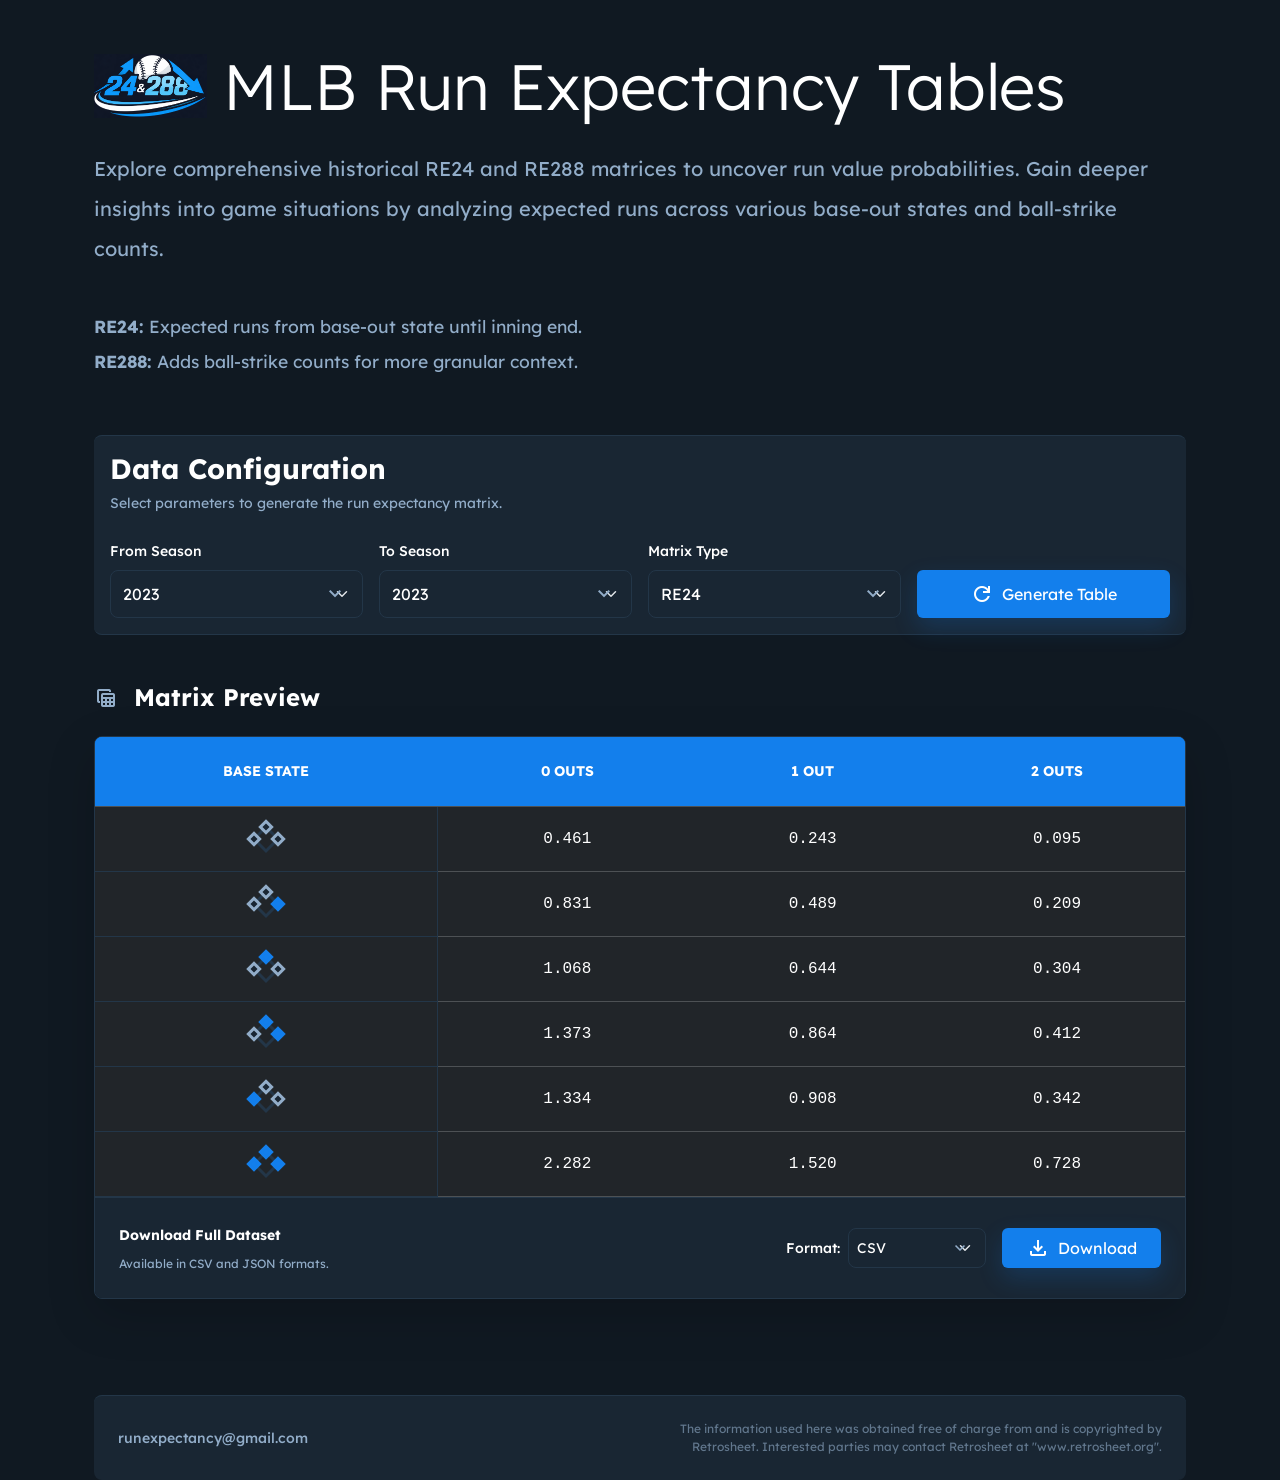
<file: mocks/r24_bootstrap.html>
<!DOCTYPE html>
<html lang="en" data-bs-theme="dark">
<head>
    <meta charset="utf-8"/>
    <meta name="viewport" content="width=device-width, initial-scale=1.0"/>
    <title>Run Expectancy Tables Home</title>
    <link href="https://fonts.googleapis.com/css2?family=Lexend:wght@100..900&family=Noto+Sans:wght@300..900&display=swap" rel="stylesheet"/>
    <link href="https://fonts.googleapis.com/css2?family=Material+Symbols+Outlined:wght,FILL@100..700,0..1&display=swap" rel="stylesheet"/>
    <link href="https://cdn.jsdelivr.net/npm/bootstrap@5.3.0/dist/css/bootstrap.min.css" rel="stylesheet"/>
    <link href="styles.css" rel="stylesheet"/>
</head>
<body>
    <main class="d-flex flex-column align-items-center w-100">
        <div class="container-xl px-4 py-5">
            <div class="row align-items-center">
                <div class="col-12">
                    <h1 class="text-white display-3 fw-black mb-4 d-flex align-items-center gap-3">
                        <img src="logo.png" alt="Logo" style="height: 1em;">
                        MLB Run Expectancy Tables
                    </h1>
                    <h2 class="text-secondary-custom fs-5 fw-normal lh-lg">
                        Explore comprehensive historical RE24 and RE288 matrices to uncover run value probabilities. Gain deeper insights into game situations by analyzing expected runs across various base-out states and ball-strike counts. <br/><br/>
                        <span class="d-block small">
                            <strong>RE24:</strong> Expected runs from base-out state until inning end.<br/>
                            <strong>RE288:</strong> Adds ball-strike counts for more granular context.
                        </span>
                    </h2>
                </div>
            </div>
        </div>

        <div class="container-xl px-4">
            <div class="bg-surface-dark border-top border-bottom border-dark py-3 rounded-3">
                <div class="px-3">
                    <div class="mb-4">
                        <h2 class="text-white h3 fw-bold mb-2">Data Configuration</h2>
                    <p class="text-secondary-custom small">Select parameters to generate the run expectancy matrix.</p>
                </div>
                <div class="row g-3 align-items-end">
                    <div class="col-12 col-md-6 col-lg-3">
                        <label class="form-label text-white fw-medium small">From Season</label>
                        <div class="select-wrapper">
                            <select class="form-select form-select-custom">
                                <option value="2023">2023</option>
                                <option value="2022">2022</option>
                                <option value="2021">2021</option>
                                <option value="2020">2020</option>
                            </select>
                            <span class="material-symbols-outlined select-icon">expand_more</span>
                        </div>
                    </div>
                    <div class="col-12 col-md-6 col-lg-3">
                        <label class="form-label text-white fw-medium small">To Season</label>
                        <div class="select-wrapper">
                            <select class="form-select form-select-custom">
                                <option value="2023">2023</option>
                                <option value="2022">2022</option>
                                <option value="2021">2021</option>
                                <option value="2020">2020</option>
                            </select>
                            <span class="material-symbols-outlined select-icon">expand_more</span>
                        </div>
                    </div>
                    <div class="col-12 col-md-6 col-lg-3">
                        <label class="form-label text-white fw-medium small">Matrix Type</label>
                        <div class="select-wrapper">
                            <select class="form-select form-select-custom">
                                <option value="RE24" selected>RE24</option>
                                <option value="RE288">RE288</option>
                            </select>
                            <span class="material-symbols-outlined select-icon">expand_more</span>
                        </div>
                    </div>
                    <div class="col-12 col-md-6 col-lg-3">
                        <button class="btn btn-primary-custom w-100 d-flex align-items-center justify-content-center gap-2" style="height: 48px;">
                            <span class="material-symbols-outlined">refresh</span>
                            Generate Table
                        </button>
                    </div>
                </div>
                </div>
            </div>
        </div>

        <div class="container-xl px-4 py-5">
            <div class="d-flex align-items-center justify-content-between mb-4">
                <h3 class="text-white h4 fw-bold d-flex align-items-center gap-3 mb-0">
                    <span class="material-symbols-outlined text-secondary-custom">table_view</span>
                    Matrix Preview
                </h3>
            </div>

            <div class="table-responsive rounded-3 border border-dark shadow-lg overflow-hidden table-dark-custom">
                <div class="overflow-auto custom-scrollbar">
                    <table class="table table-dark mb-0">
                        <thead>
                            <tr class="bg-primary">
                                <th class="p-4 text-center text-uppercase small fw-bold sticky-left-0 bg-primary">Base State</th>
                                <th class="p-4 text-center text-uppercase small fw-bold bg-primary">0 Outs</th>
                                <th class="p-4 text-center text-uppercase small fw-bold bg-primary">1 Out</th>
                                <th class="p-4 text-center text-uppercase small fw-bold bg-primary">2 Outs</th>
                            </tr>
                        </thead>
                        <tbody class="small">
                            <tr class="hover-bg-primary group">
                                <td class="p-2 fw-medium text-secondary-custom sticky-left-0 bg-background-dark border-end border-dark text-center align-middle" title="Empty Bases">
                                    <svg class="mx-auto overflow-visible" width="48" height="48" viewBox="0 0 24 24">
                                        <path d="M12 18L6 12L12 6L18 12Z" fill="none" stroke="#233648" stroke-width="1.5"></path>
                                        <rect class="fill-surface-dark stroke-text-secondary" height="4" stroke-width="1.5" transform="rotate(45 6 12)" width="4" x="4" y="10"></rect>
                                        <rect class="fill-surface-dark stroke-text-secondary" height="4" stroke-width="1.5" transform="rotate(45 12 6)" width="4" x="10" y="4"></rect>
                                        <rect class="fill-surface-dark stroke-text-secondary" height="4" stroke-width="1.5" transform="rotate(45 18 12)" width="4" x="16" y="10"></rect>
                                    </svg>
                                </td>
                                <td class="p-2 text-center font-monospace fs-6 align-middle">0.461</td>
                                <td class="p-2 text-center font-monospace fs-6 align-middle">0.243</td>
                                <td class="p-2 text-center font-monospace fs-6 align-middle">0.095</td>
                            </tr>
                            <tr class="hover-bg-primary group">
                                <td class="p-2 fw-medium text-secondary-custom sticky-left-0 bg-background-dark border-end border-dark text-center align-middle" title="1st Base">
                                    <svg class="mx-auto overflow-visible" width="48" height="48" viewBox="0 0 24 24">
                                        <path d="M12 18L6 12L12 6L18 12Z" fill="none" stroke="#233648" stroke-width="1.5"></path>
                                        <rect class="fill-surface-dark stroke-text-secondary" height="4" stroke-width="1.5" transform="rotate(45 6 12)" width="4" x="4" y="10"></rect>
                                        <rect class="fill-surface-dark stroke-text-secondary" height="4" stroke-width="1.5" transform="rotate(45 12 6)" width="4" x="10" y="4"></rect>
                                        <rect class="fill-primary stroke-primary" height="4" stroke-width="1.5" transform="rotate(45 18 12)" width="4" x="16" y="10"></rect>
                                    </svg>
                                </td>
                                <td class="p-2 text-center font-monospace fs-6 align-middle">0.831</td>
                                <td class="p-2 text-center font-monospace fs-6 align-middle">0.489</td>
                                <td class="p-2 text-center font-monospace fs-6 align-middle">0.209</td>
                            </tr>
                            <tr class="hover-bg-primary group">
                                <td class="p-2 fw-medium text-secondary-custom sticky-left-0 bg-background-dark border-end border-dark text-center align-middle" title="2nd Base">
                                    <svg class="mx-auto overflow-visible" width="48" height="48" viewBox="0 0 24 24">
                                        <path d="M12 18L6 12L12 6L18 12Z" fill="none" stroke="#233648" stroke-width="1.5"></path>
                                        <rect class="fill-surface-dark stroke-text-secondary" height="4" stroke-width="1.5" transform="rotate(45 6 12)" width="4" x="4" y="10"></rect>
                                        <rect class="fill-primary stroke-primary" height="4" stroke-width="1.5" transform="rotate(45 12 6)" width="4" x="10" y="4"></rect>
                                        <rect class="fill-surface-dark stroke-text-secondary" height="4" stroke-width="1.5" transform="rotate(45 18 12)" width="4" x="16" y="10"></rect>
                                    </svg>
                                </td>
                                <td class="p-2 text-center font-monospace fs-6 align-middle">1.068</td>
                                <td class="p-2 text-center font-monospace fs-6 align-middle">0.644</td>
                                <td class="p-2 text-center font-monospace fs-6 align-middle">0.304</td>
                            </tr>
                            <tr class="hover-bg-primary group">
                                <td class="p-2 fw-medium text-secondary-custom sticky-left-0 bg-background-dark border-end border-dark text-center align-middle" title="1st & 2nd">
                                    <svg class="mx-auto overflow-visible" width="48" height="48" viewBox="0 0 24 24">
                                        <path d="M12 18L6 12L12 6L18 12Z" fill="none" stroke="#233648" stroke-width="1.5"></path>
                                        <rect class="fill-surface-dark stroke-text-secondary" height="4" stroke-width="1.5" transform="rotate(45 6 12)" width="4" x="4" y="10"></rect>
                                        <rect class="fill-primary stroke-primary" height="4" stroke-width="1.5" transform="rotate(45 12 6)" width="4" x="10" y="4"></rect>
                                        <rect class="fill-primary stroke-primary" height="4" stroke-width="1.5" transform="rotate(45 18 12)" width="4" x="16" y="10"></rect>
                                    </svg>
                                </td>
                                <td class="p-2 text-center font-monospace fs-6 align-middle">1.373</td>
                                <td class="p-2 text-center font-monospace fs-6 align-middle">0.864</td>
                                <td class="p-2 text-center font-monospace fs-6 align-middle">0.412</td>
                            </tr>
                            <tr class="hover-bg-primary group">
                                <td class="p-2 fw-medium text-secondary-custom sticky-left-0 bg-background-dark border-end border-dark text-center align-middle" title="3rd Base">
                                    <svg class="mx-auto overflow-visible" width="48" height="48" viewBox="0 0 24 24">
                                        <path d="M12 18L6 12L12 6L18 12Z" fill="none" stroke="#233648" stroke-width="1.5"></path>
                                        <rect class="fill-primary stroke-primary" height="4" stroke-width="1.5" transform="rotate(45 6 12)" width="4" x="4" y="10"></rect>
                                        <rect class="fill-surface-dark stroke-text-secondary" height="4" stroke-width="1.5" transform="rotate(45 12 6)" width="4" x="10" y="4"></rect>
                                        <rect class="fill-surface-dark stroke-text-secondary" height="4" stroke-width="1.5" transform="rotate(45 18 12)" width="4" x="16" y="10"></rect>
                                    </svg>
                                </td>
                                <td class="p-2 text-center font-monospace fs-6 align-middle">1.334</td>
                                <td class="p-2 text-center font-monospace fs-6 align-middle">0.908</td>
                                <td class="p-2 text-center font-monospace fs-6 align-middle">0.342</td>
                            </tr>
                            <tr class="hover-bg-primary group">
                                <td class="p-2 fw-medium text-secondary-custom sticky-left-0 bg-background-dark border-end border-dark text-center align-middle" title="Bases Loaded">
                                    <svg class="mx-auto overflow-visible" width="48" height="48" viewBox="0 0 24 24">
                                        <path d="M12 18L6 12L12 6L18 12Z" fill="none" stroke="#233648" stroke-width="1.5"></path>
                                        <rect class="fill-primary stroke-primary" height="4" stroke-width="1.5" transform="rotate(45 6 12)" width="4" x="4" y="10"></rect>
                                        <rect class="fill-primary stroke-primary" height="4" stroke-width="1.5" transform="rotate(45 12 6)" width="4" x="10" y="4"></rect>
                                        <rect class="fill-primary stroke-primary" height="4" stroke-width="1.5" transform="rotate(45 18 12)" width="4" x="16" y="10"></rect>
                                    </svg>
                                </td>
                                <td class="p-2 text-center font-monospace fs-6 align-middle">2.282</td>
                                <td class="p-2 text-center font-monospace fs-6 align-middle">1.520</td>
                                <td class="p-2 text-center font-monospace fs-6 align-middle">0.728</td>
                            </tr>
                        </tbody>
                    </table>
                </div>

                <div class="p-4 border-top border-dark bg-surface-dark">
                    <div class="row align-items-center g-3">
                        <div class="col-12 col-md-6">
                            <div class="mb-1">
                                <span class="text-white fw-bold small">Download Full Dataset</span>
                            </div>
                            <span class="text-secondary-custom" style="font-size: 0.75rem;">Available in CSV and JSON formats.</span>
                        </div>
                        <div class="col-12 col-md-6">
                            <div class="d-flex flex-column flex-sm-row gap-3 align-items-center justify-content-md-end">
                                <div class="d-flex align-items-center gap-2 w-100" style="max-width: 200px;">
                                    <label class="text-white small fw-medium text-nowrap">Format:</label>
                                    <div class="select-wrapper flex-grow-1">
                                        <select class="form-select form-select-sm form-select-custom" style="height: 40px;">
                                            <option value="CSV">CSV</option>
                                            <option value="JSON">JSON</option>
                                            <option value="XML">XML</option>
                                        </select>
                                        <span class="material-symbols-outlined select-icon" style="font-size: 20px;">expand_more</span>
                                    </div>
                                </div>
                                <button class="btn btn-primary-custom d-flex align-items-center gap-2 px-4" style="height: 40px;">
                                    <span class="material-symbols-outlined">download</span>
                                    Download
                                </button>
                            </div>
                        </div>
                    </div>
                </div>
            </div>
        </div>
    </main>

    <div class="container-xl px-4">
        <footer class="footer-custom py-4 mt-5 rounded-3">
            <div class="px-4">
                <div class="row align-items-center g-3">
                    <div class="col-12">
                    <div class="d-flex flex-wrap justify-content-center justify-content-md-between align-items-center gap-3">
                        <a class="small fw-medium text-secondary-custom text-decoration-none" href="mailto:runexpectancy@gmail.com">runexpectancy@gmail.com</a>
                        <p class="small text-secondary-custom mb-0 text-end" style="max-width: 500px; opacity: 0.6; font-size: 0.75rem;">
                            The information used here was obtained free of charge from and is copyrighted by Retrosheet. Interested parties may contact Retrosheet at "www.retrosheet.org".
                        </p>
                    </div>
                </div>
            </div>
        </footer>
    </div>

    <script src="https://cdn.jsdelivr.net/npm/bootstrap@5.3.0/dist/js/bootstrap.bundle.min.js"></script>
</body>
</html>
</file>
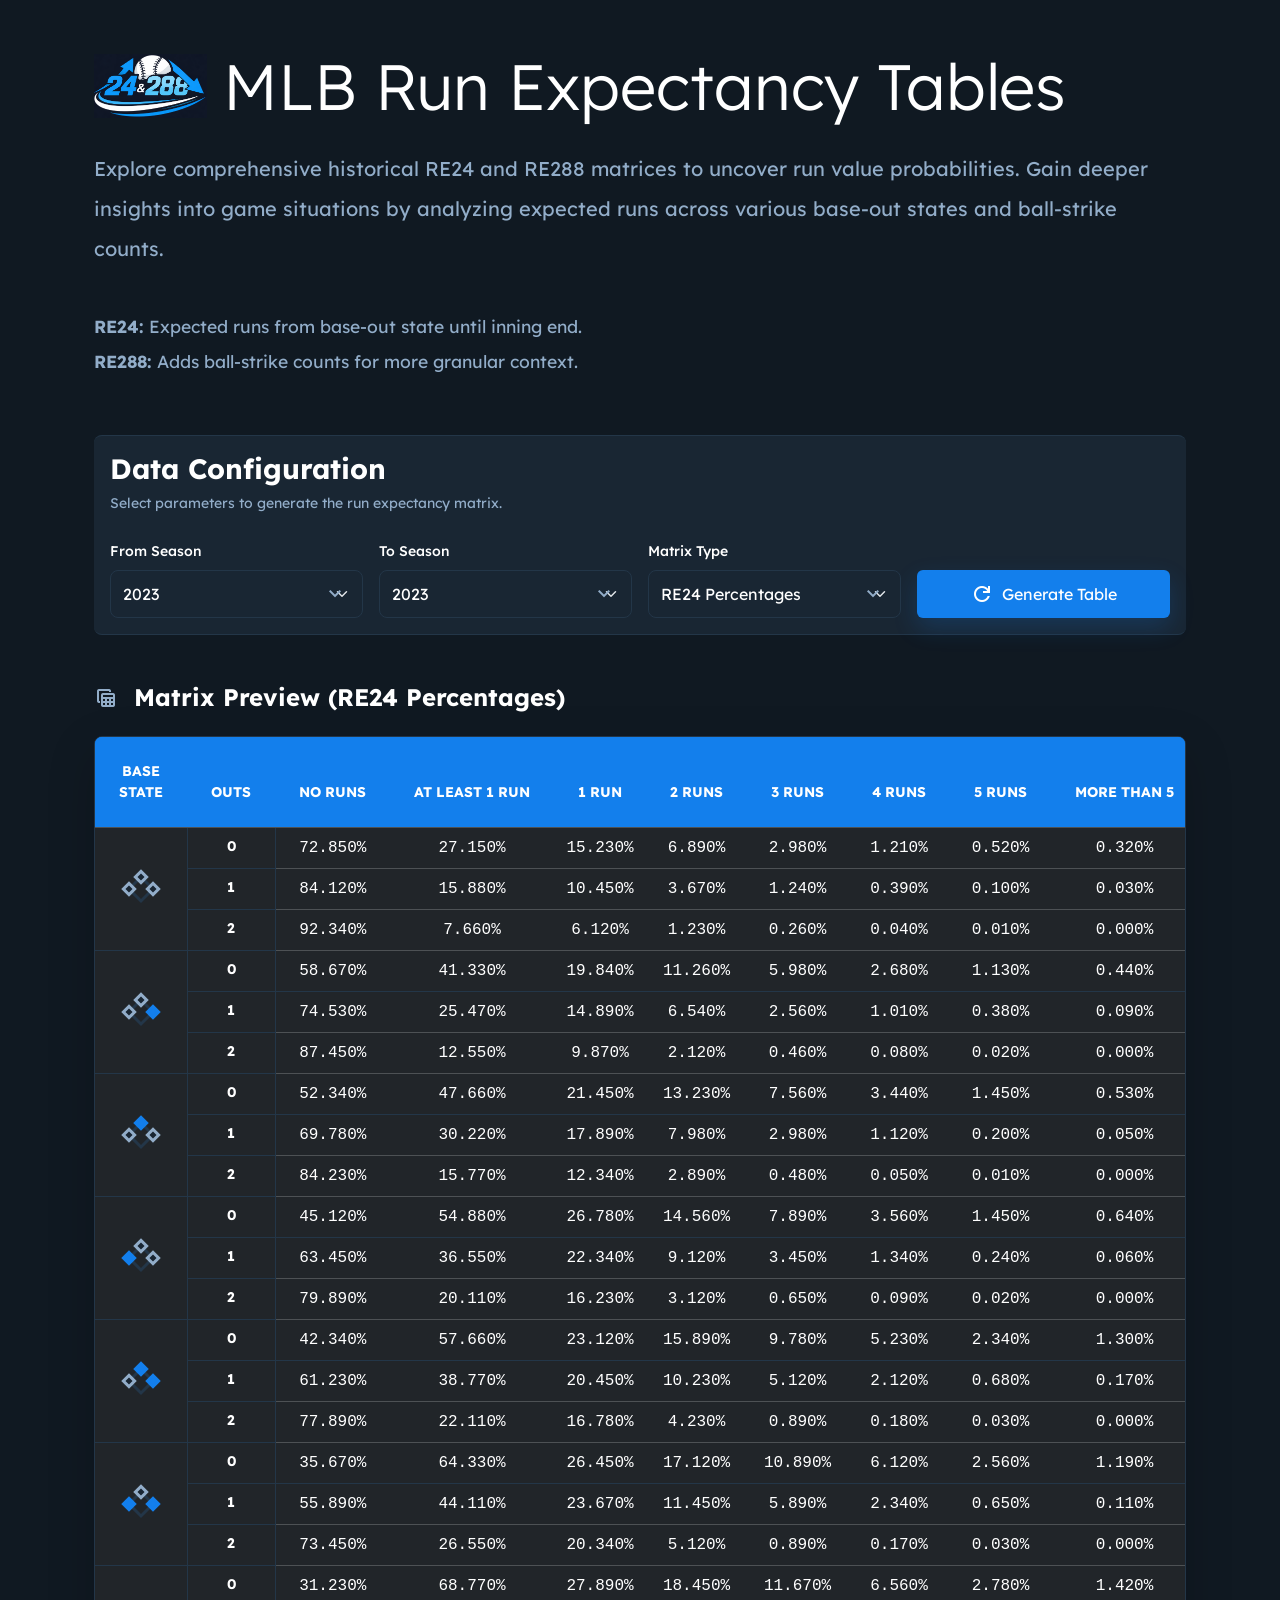
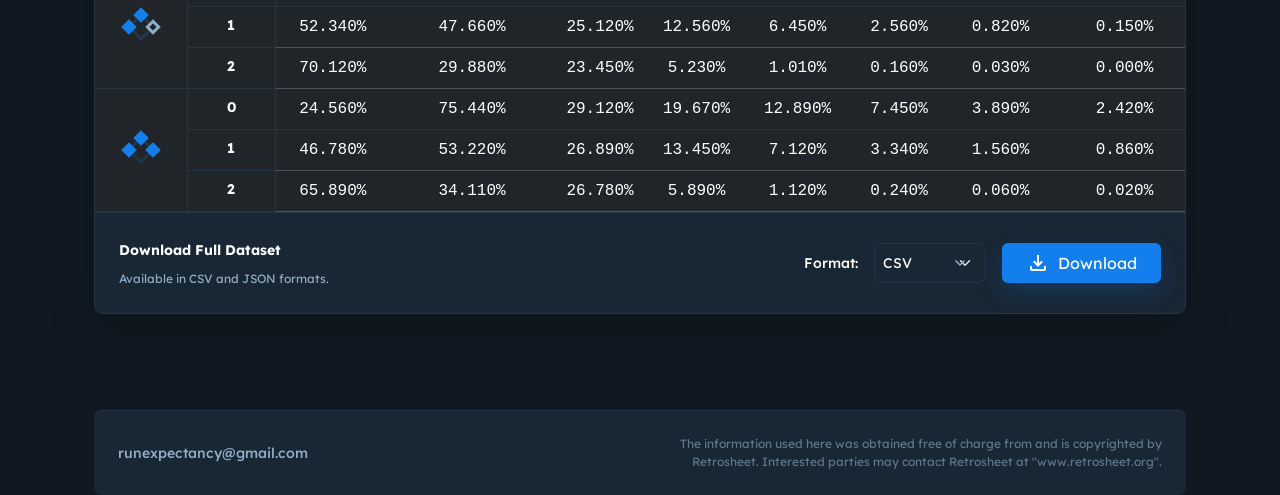
<file: mocks/r24_percentages_bootstrap.html>
<!DOCTYPE html>
<html lang="en" data-bs-theme="dark">
<head>
    <meta charset="utf-8"/>
    <meta name="viewport" content="width=device-width, initial-scale=1.0"/>
    <title>MLB Run Expectancy Tables</title>
    <link href="https://fonts.googleapis.com/css2?family=Lexend:wght@100..900&family=Noto+Sans:wght@300..900&display=swap" rel="stylesheet"/>
    <link href="https://fonts.googleapis.com/css2?family=Material+Symbols+Outlined:wght,FILL@100..700,0..1&display=swap" rel="stylesheet"/>
    <link href="https://cdn.jsdelivr.net/npm/bootstrap@5.3.0/dist/css/bootstrap.min.css" rel="stylesheet"/>
    <link href="styles.css" rel="stylesheet"/>
</head>
<body>
    <main class="d-flex flex-column align-items-center w-100">
        <div class="container-xl px-4 py-5">
            <div class="row align-items-center">
                <div class="col-12">
                    <h1 class="text-white display-3 fw-black mb-4 d-flex align-items-center gap-3">
                        <img src="logo.png" alt="Logo" style="height: 1em;">
                        MLB Run Expectancy Tables
                    </h1>
                    <h2 class="text-secondary-custom fs-5 fw-normal lh-lg">
                        Explore comprehensive historical RE24 and RE288 matrices to uncover run value probabilities. Gain deeper insights into game situations by analyzing expected runs across various base-out states and ball-strike counts. <br/><br/>
                        <span class="d-block small">
                            <strong>RE24:</strong> Expected runs from base-out state until inning end.<br/>
                            <strong>RE288:</strong> Adds ball-strike counts for more granular context.
                        </span>
                    </h2>
                </div>
            </div>
        </div>

        <div class="container-xl px-4">
            <div class="bg-surface-dark border-top border-bottom border-dark py-3 rounded-3">
                <div class="px-3">
                    <div class="mb-4">
                        <h2 class="text-white h3 fw-bold mb-2">Data Configuration</h2>
                    <p class="text-secondary-custom small">Select parameters to generate the run expectancy matrix.</p>
                </div>
                <div class="row g-3 align-items-end">
                    <div class="col-12 col-md-6 col-lg-3">
                        <label class="form-label text-white fw-medium small">From Season</label>
                        <div class="select-wrapper">
                            <select class="form-select form-select-custom">
                                <option value="2023">2023</option>
                                <option value="2022">2022</option>
                                <option value="2021">2021</option>
                                <option value="2020">2020</option>
                            </select>
                            <span class="material-symbols-outlined select-icon">expand_more</span>
                        </div>
                    </div>
                    <div class="col-12 col-md-6 col-lg-3">
                        <label class="form-label text-white fw-medium small">To Season</label>
                        <div class="select-wrapper">
                            <select class="form-select form-select-custom">
                                <option value="2023">2023</option>
                                <option value="2022">2022</option>
                                <option value="2021">2021</option>
                                <option value="2020">2020</option>
                            </select>
                            <span class="material-symbols-outlined select-icon">expand_more</span>
                        </div>
                    </div>
                    <div class="col-12 col-md-6 col-lg-3">
                        <label class="form-label text-white fw-medium small">Matrix Type</label>
                        <div class="select-wrapper">
                            <select class="form-select form-select-custom">
                                <option value="RE24_PCT" selected>RE24 Percentages</option>
                                <option value="RE288">RE288</option>
                                <option value="RE24">RE24</option>
                            </select>
                            <span class="material-symbols-outlined select-icon">expand_more</span>
                        </div>
                    </div>
                    <div class="col-12 col-md-6 col-lg-3">
                        <button class="btn btn-primary-custom w-100 d-flex align-items-center justify-content-center gap-2" style="height: 48px;">
                            <span class="material-symbols-outlined">refresh</span>
                            Generate Table
                        </button>
                    </div>
                </div>
                </div>
            </div>
        </div>

        <div class="container-xl px-4 py-5">
            <div class="d-flex align-items-center justify-content-between mb-4">
                <h3 class="text-white h4 fw-bold d-flex align-items-center gap-3 mb-0">
                    <span class="material-symbols-outlined text-secondary-custom">table_view</span>
                    Matrix Preview (RE24 Percentages)
                </h3>
            </div>

            <div class="table-responsive rounded-3 border border-dark shadow-lg overflow-hidden table-dark-custom">
                <div class="overflow-auto custom-scrollbar">
                    <table class="table table-dark mb-0" style="min-width: 1000px;">
                        <thead>
                            <tr class="bg-primary">
                                <th class="p-4 text-center text-uppercase small fw-bold sticky-left-0 bg-primary z-20" style="width: 60px;">Base State</th>
                                <th class="p-4 text-center text-uppercase small fw-bold sticky-left-100 bg-primary z-20" style="width: 50px;">Outs</th>
                                <th class="p-4 text-center text-uppercase small fw-bold bg-primary text-nowrap" style="width: 80px;">No Runs</th>
                                <th class="p-4 text-center text-uppercase small fw-bold bg-primary text-nowrap" style="width: 100px;">At Least 1 Run</th>
                                <th class="p-4 text-center text-uppercase small fw-bold bg-primary text-nowrap" style="width: 80px;">1 Run</th>
                                <th class="p-4 text-center text-uppercase small fw-bold bg-primary text-nowrap" style="width: 80px;">2 Runs</th>
                                <th class="p-4 text-center text-uppercase small fw-bold bg-primary text-nowrap" style="width: 80px;">3 Runs</th>
                                <th class="p-4 text-center text-uppercase small fw-bold bg-primary text-nowrap" style="width: 80px;">4 Runs</th>
                                <th class="p-4 text-center text-uppercase small fw-bold bg-primary text-nowrap" style="width: 80px;">5 Runs</th>
                                <th class="p-4 text-center text-uppercase small fw-bold bg-primary text-nowrap" style="width: 100px;">More Than 5</th>
                            </tr>
                        </thead>
                        <tbody class="small">
                            <tr class="hover-bg-primary group">
                                <td class="p-2 fw-medium text-secondary-custom sticky-left-0 bg-background-dark border-end border-dark z-10 text-center align-middle" rowspan="3" title="Empty Bases">
                                    <svg class="mx-auto overflow-visible" width="48" height="48" viewBox="0 0 24 24">
                                        <path d="M12 18L6 12L12 6L18 12Z" fill="none" stroke="#233648" stroke-width="1.5"></path>
                                        <rect class="fill-surface-dark stroke-text-secondary" height="4" stroke-width="1.5" transform="rotate(45 6 12)" width="4" x="4" y="10"></rect>
                                        <rect class="fill-surface-dark stroke-text-secondary" height="4" stroke-width="1.5" transform="rotate(45 12 6)" width="4" x="10" y="4"></rect>
                                        <rect class="fill-surface-dark stroke-text-secondary" height="4" stroke-width="1.5" transform="rotate(45 18 12)" width="4" x="16" y="10"></rect>
                                    </svg>
                                </td>
                                <td class="p-2 text-center fw-bold text-white sticky-left-100 bg-surface-dark border-end border-dark z-10">0</td>
                                <td class="p-2 text-center font-monospace text-secondary-custom fs-6">72.850%</td>
                                <td class="p-2 text-center font-monospace text-secondary-custom fs-6">27.150%</td>
                                <td class="p-2 text-center font-monospace text-secondary-custom fs-6">15.230%</td>
                                <td class="p-2 text-center font-monospace text-secondary-custom fs-6">6.890%</td>
                                <td class="p-2 text-center font-monospace text-secondary-custom fs-6">2.980%</td>
                                <td class="p-2 text-center font-monospace text-secondary-custom fs-6">1.210%</td>
                                <td class="p-2 text-center font-monospace text-secondary-custom fs-6">0.520%</td>
                                <td class="p-2 text-center font-monospace text-secondary-custom fs-6">0.320%</td>
                            </tr>
                            <tr class="hover-bg-primary group">
                                <td class="p-2 text-center fw-bold text-white sticky-left-100 bg-surface-dark border-end border-dark z-10">1</td>
                                <td class="p-2 text-center font-monospace text-secondary-custom fs-6">84.120%</td>
                                <td class="p-2 text-center font-monospace text-secondary-custom fs-6">15.880%</td>
                                <td class="p-2 text-center font-monospace text-secondary-custom fs-6">10.450%</td>
                                <td class="p-2 text-center font-monospace text-secondary-custom fs-6">3.670%</td>
                                <td class="p-2 text-center font-monospace text-secondary-custom fs-6">1.240%</td>
                                <td class="p-2 text-center font-monospace text-secondary-custom fs-6">0.390%</td>
                                <td class="p-2 text-center font-monospace text-secondary-custom fs-6">0.100%</td>
                                <td class="p-2 text-center font-monospace text-secondary-custom fs-6">0.030%</td>
                            </tr>
                            <tr class="hover-bg-primary group">
                                <td class="p-2 text-center fw-bold text-white sticky-left-100 bg-surface-dark border-end border-dark z-10">2</td>
                                <td class="p-2 text-center font-monospace text-secondary-custom fs-6">92.340%</td>
                                <td class="p-2 text-center font-monospace text-secondary-custom fs-6">7.660%</td>
                                <td class="p-2 text-center font-monospace text-secondary-custom fs-6">6.120%</td>
                                <td class="p-2 text-center font-monospace text-secondary-custom fs-6">1.230%</td>
                                <td class="p-2 text-center font-monospace text-secondary-custom fs-6">0.260%</td>
                                <td class="p-2 text-center font-monospace text-secondary-custom fs-6">0.040%</td>
                                <td class="p-2 text-center font-monospace text-secondary-custom fs-6">0.010%</td>
                                <td class="p-2 text-center font-monospace text-secondary-custom fs-6">0.000%</td>
                            </tr>
                            <tr class="hover-bg-primary group border-top border-dark">
                                <td class="p-2 fw-medium text-secondary-custom sticky-left-0 bg-background-dark border-end border-dark z-10 text-center align-middle" rowspan="3" title="1st Base">
                                    <svg class="mx-auto overflow-visible" width="48" height="48" viewBox="0 0 24 24">
                                        <path d="M12 18L6 12L12 6L18 12Z" fill="none" stroke="#233648" stroke-width="1.5"></path>
                                        <rect class="fill-surface-dark stroke-text-secondary" height="4" stroke-width="1.5" transform="rotate(45 6 12)" width="4" x="4" y="10"></rect>
                                        <rect class="fill-surface-dark stroke-text-secondary" height="4" stroke-width="1.5" transform="rotate(45 12 6)" width="4" x="10" y="4"></rect>
                                        <rect class="fill-primary stroke-primary" height="4" stroke-width="1.5" transform="rotate(45 18 12)" width="4" x="16" y="10"></rect>
                                    </svg>
                                </td>
                                <td class="p-2 text-center fw-bold text-white sticky-left-100 bg-surface-dark border-end border-dark z-10">0</td>
                                <td class="p-2 text-center font-monospace text-secondary-custom fs-6">58.670%</td>
                                <td class="p-2 text-center font-monospace text-secondary-custom fs-6">41.330%</td>
                                <td class="p-2 text-center font-monospace text-secondary-custom fs-6">19.840%</td>
                                <td class="p-2 text-center font-monospace text-secondary-custom fs-6">11.260%</td>
                                <td class="p-2 text-center font-monospace text-secondary-custom fs-6">5.980%</td>
                                <td class="p-2 text-center font-monospace text-secondary-custom fs-6">2.680%</td>
                                <td class="p-2 text-center font-monospace text-secondary-custom fs-6">1.130%</td>
                                <td class="p-2 text-center font-monospace text-secondary-custom fs-6">0.440%</td>
                            </tr>
                            <tr class="hover-bg-primary group">
                                <td class="p-2 text-center fw-bold text-white sticky-left-100 bg-surface-dark border-end border-dark z-10">1</td>
                                <td class="p-2 text-center font-monospace text-secondary-custom fs-6">74.530%</td>
                                <td class="p-2 text-center font-monospace text-secondary-custom fs-6">25.470%</td>
                                <td class="p-2 text-center font-monospace text-secondary-custom fs-6">14.890%</td>
                                <td class="p-2 text-center font-monospace text-secondary-custom fs-6">6.540%</td>
                                <td class="p-2 text-center font-monospace text-secondary-custom fs-6">2.560%</td>
                                <td class="p-2 text-center font-monospace text-secondary-custom fs-6">1.010%</td>
                                <td class="p-2 text-center font-monospace text-secondary-custom fs-6">0.380%</td>
                                <td class="p-2 text-center font-monospace text-secondary-custom fs-6">0.090%</td>
                            </tr>
                            <tr class="hover-bg-primary group">
                                <td class="p-2 text-center fw-bold text-white sticky-left-100 bg-surface-dark border-end border-dark z-10">2</td>
                                <td class="p-2 text-center font-monospace text-secondary-custom fs-6">87.450%</td>
                                <td class="p-2 text-center font-monospace text-secondary-custom fs-6">12.550%</td>
                                <td class="p-2 text-center font-monospace text-secondary-custom fs-6">9.870%</td>
                                <td class="p-2 text-center font-monospace text-secondary-custom fs-6">2.120%</td>
                                <td class="p-2 text-center font-monospace text-secondary-custom fs-6">0.460%</td>
                                <td class="p-2 text-center font-monospace text-secondary-custom fs-6">0.080%</td>
                                <td class="p-2 text-center font-monospace text-secondary-custom fs-6">0.020%</td>
                                <td class="p-2 text-center font-monospace text-secondary-custom fs-6">0.000%</td>
                            </tr>
                            <tr class="hover-bg-primary group border-top border-dark">
                                <td class="p-2 fw-medium text-secondary-custom sticky-left-0 bg-background-dark border-end border-dark z-10 text-center align-middle" rowspan="3" title="2nd Base">
                                    <svg class="mx-auto overflow-visible" width="48" height="48" viewBox="0 0 24 24">
                                        <path d="M12 18L6 12L12 6L18 12Z" fill="none" stroke="#233648" stroke-width="1.5"></path>
                                        <rect class="fill-surface-dark stroke-text-secondary" height="4" stroke-width="1.5" transform="rotate(45 6 12)" width="4" x="4" y="10"></rect>
                                        <rect class="fill-primary stroke-primary" height="4" stroke-width="1.5" transform="rotate(45 12 6)" width="4" x="10" y="4"></rect>
                                        <rect class="fill-surface-dark stroke-text-secondary" height="4" stroke-width="1.5" transform="rotate(45 18 12)" width="4" x="16" y="10"></rect>
                                    </svg>
                                </td>
                                <td class="p-2 text-center fw-bold text-white sticky-left-100 bg-surface-dark border-end border-dark z-10">0</td>
                                <td class="p-2 text-center font-monospace text-secondary-custom fs-6">52.340%</td>
                                <td class="p-2 text-center font-monospace text-secondary-custom fs-6">47.660%</td>
                                <td class="p-2 text-center font-monospace text-secondary-custom fs-6">21.450%</td>
                                <td class="p-2 text-center font-monospace text-secondary-custom fs-6">13.230%</td>
                                <td class="p-2 text-center font-monospace text-secondary-custom fs-6">7.560%</td>
                                <td class="p-2 text-center font-monospace text-secondary-custom fs-6">3.440%</td>
                                <td class="p-2 text-center font-monospace text-secondary-custom fs-6">1.450%</td>
                                <td class="p-2 text-center font-monospace text-secondary-custom fs-6">0.530%</td>
                            </tr>
                            <tr class="hover-bg-primary group">
                                <td class="p-2 text-center fw-bold text-white sticky-left-100 bg-surface-dark border-end border-dark z-10">1</td>
                                <td class="p-2 text-center font-monospace text-secondary-custom fs-6">69.780%</td>
                                <td class="p-2 text-center font-monospace text-secondary-custom fs-6">30.220%</td>
                                <td class="p-2 text-center font-monospace text-secondary-custom fs-6">17.890%</td>
                                <td class="p-2 text-center font-monospace text-secondary-custom fs-6">7.980%</td>
                                <td class="p-2 text-center font-monospace text-secondary-custom fs-6">2.980%</td>
                                <td class="p-2 text-center font-monospace text-secondary-custom fs-6">1.120%</td>
                                <td class="p-2 text-center font-monospace text-secondary-custom fs-6">0.200%</td>
                                <td class="p-2 text-center font-monospace text-secondary-custom fs-6">0.050%</td>
                            </tr>
                            <tr class="hover-bg-primary group">
                                <td class="p-2 text-center fw-bold text-white sticky-left-100 bg-surface-dark border-end border-dark z-10">2</td>
                                <td class="p-2 text-center font-monospace text-secondary-custom fs-6">84.230%</td>
                                <td class="p-2 text-center font-monospace text-secondary-custom fs-6">15.770%</td>
                                <td class="p-2 text-center font-monospace text-secondary-custom fs-6">12.340%</td>
                                <td class="p-2 text-center font-monospace text-secondary-custom fs-6">2.890%</td>
                                <td class="p-2 text-center font-monospace text-secondary-custom fs-6">0.480%</td>
                                <td class="p-2 text-center font-monospace text-secondary-custom fs-6">0.050%</td>
                                <td class="p-2 text-center font-monospace text-secondary-custom fs-6">0.010%</td>
                                <td class="p-2 text-center font-monospace text-secondary-custom fs-6">0.000%</td>
                            </tr>
                            <tr class="hover-bg-primary group border-top border-dark">
                                <td class="p-2 fw-medium text-secondary-custom sticky-left-0 bg-background-dark border-end border-dark z-10 text-center align-middle" rowspan="3" title="3rd Base">
                                    <svg class="mx-auto overflow-visible" width="48" height="48" viewBox="0 0 24 24">
                                        <path d="M12 18L6 12L12 6L18 12Z" fill="none" stroke="#233648" stroke-width="1.5"></path>
                                        <rect class="fill-primary stroke-primary" height="4" stroke-width="1.5" transform="rotate(45 6 12)" width="4" x="4" y="10"></rect>
                                        <rect class="fill-surface-dark stroke-text-secondary" height="4" stroke-width="1.5" transform="rotate(45 12 6)" width="4" x="10" y="4"></rect>
                                        <rect class="fill-surface-dark stroke-text-secondary" height="4" stroke-width="1.5" transform="rotate(45 18 12)" width="4" x="16" y="10"></rect>
                                    </svg>
                                </td>
                                <td class="p-2 text-center fw-bold text-white sticky-left-100 bg-surface-dark border-end border-dark z-10">0</td>
                                <td class="p-2 text-center font-monospace text-secondary-custom fs-6">45.120%</td>
                                <td class="p-2 text-center font-monospace text-secondary-custom fs-6">54.880%</td>
                                <td class="p-2 text-center font-monospace text-secondary-custom fs-6">26.780%</td>
                                <td class="p-2 text-center font-monospace text-secondary-custom fs-6">14.560%</td>
                                <td class="p-2 text-center font-monospace text-secondary-custom fs-6">7.890%</td>
                                <td class="p-2 text-center font-monospace text-secondary-custom fs-6">3.560%</td>
                                <td class="p-2 text-center font-monospace text-secondary-custom fs-6">1.450%</td>
                                <td class="p-2 text-center font-monospace text-secondary-custom fs-6">0.640%</td>
                            </tr>
                            <tr class="hover-bg-primary group">
                                <td class="p-2 text-center fw-bold text-white sticky-left-100 bg-surface-dark border-end border-dark z-10">1</td>
                                <td class="p-2 text-center font-monospace text-secondary-custom fs-6">63.450%</td>
                                <td class="p-2 text-center font-monospace text-secondary-custom fs-6">36.550%</td>
                                <td class="p-2 text-center font-monospace text-secondary-custom fs-6">22.340%</td>
                                <td class="p-2 text-center font-monospace text-secondary-custom fs-6">9.120%</td>
                                <td class="p-2 text-center font-monospace text-secondary-custom fs-6">3.450%</td>
                                <td class="p-2 text-center font-monospace text-secondary-custom fs-6">1.340%</td>
                                <td class="p-2 text-center font-monospace text-secondary-custom fs-6">0.240%</td>
                                <td class="p-2 text-center font-monospace text-secondary-custom fs-6">0.060%</td>
                            </tr>
                            <tr class="hover-bg-primary group">
                                <td class="p-2 text-center fw-bold text-white sticky-left-100 bg-surface-dark border-end border-dark z-10">2</td>
                                <td class="p-2 text-center font-monospace text-secondary-custom fs-6">79.890%</td>
                                <td class="p-2 text-center font-monospace text-secondary-custom fs-6">20.110%</td>
                                <td class="p-2 text-center font-monospace text-secondary-custom fs-6">16.230%</td>
                                <td class="p-2 text-center font-monospace text-secondary-custom fs-6">3.120%</td>
                                <td class="p-2 text-center font-monospace text-secondary-custom fs-6">0.650%</td>
                                <td class="p-2 text-center font-monospace text-secondary-custom fs-6">0.090%</td>
                                <td class="p-2 text-center font-monospace text-secondary-custom fs-6">0.020%</td>
                                <td class="p-2 text-center font-monospace text-secondary-custom fs-6">0.000%</td>
                            </tr>
                            <tr class="hover-bg-primary group border-top border-dark">
                                <td class="p-2 fw-medium text-secondary-custom sticky-left-0 bg-background-dark border-end border-dark z-10 text-center align-middle" rowspan="3" title="1st & 2nd">
                                    <svg class="mx-auto overflow-visible" width="48" height="48" viewBox="0 0 24 24">
                                        <path d="M12 18L6 12L12 6L18 12Z" fill="none" stroke="#233648" stroke-width="1.5"></path>
                                        <rect class="fill-surface-dark stroke-text-secondary" height="4" stroke-width="1.5" transform="rotate(45 6 12)" width="4" x="4" y="10"></rect>
                                        <rect class="fill-primary stroke-primary" height="4" stroke-width="1.5" transform="rotate(45 12 6)" width="4" x="10" y="4"></rect>
                                        <rect class="fill-primary stroke-primary" height="4" stroke-width="1.5" transform="rotate(45 18 12)" width="4" x="16" y="10"></rect>
                                    </svg>
                                </td>
                                <td class="p-2 text-center fw-bold text-white sticky-left-100 bg-surface-dark border-end border-dark z-10">0</td>
                                <td class="p-2 text-center font-monospace text-secondary-custom fs-6">42.340%</td>
                                <td class="p-2 text-center font-monospace text-secondary-custom fs-6">57.660%</td>
                                <td class="p-2 text-center font-monospace text-secondary-custom fs-6">23.120%</td>
                                <td class="p-2 text-center font-monospace text-secondary-custom fs-6">15.890%</td>
                                <td class="p-2 text-center font-monospace text-secondary-custom fs-6">9.780%</td>
                                <td class="p-2 text-center font-monospace text-secondary-custom fs-6">5.230%</td>
                                <td class="p-2 text-center font-monospace text-secondary-custom fs-6">2.340%</td>
                                <td class="p-2 text-center font-monospace text-secondary-custom fs-6">1.300%</td>
                            </tr>
                            <tr class="hover-bg-primary group">
                                <td class="p-2 text-center fw-bold text-white sticky-left-100 bg-surface-dark border-end border-dark z-10">1</td>
                                <td class="p-2 text-center font-monospace text-secondary-custom fs-6">61.230%</td>
                                <td class="p-2 text-center font-monospace text-secondary-custom fs-6">38.770%</td>
                                <td class="p-2 text-center font-monospace text-secondary-custom fs-6">20.450%</td>
                                <td class="p-2 text-center font-monospace text-secondary-custom fs-6">10.230%</td>
                                <td class="p-2 text-center font-monospace text-secondary-custom fs-6">5.120%</td>
                                <td class="p-2 text-center font-monospace text-secondary-custom fs-6">2.120%</td>
                                <td class="p-2 text-center font-monospace text-secondary-custom fs-6">0.680%</td>
                                <td class="p-2 text-center font-monospace text-secondary-custom fs-6">0.170%</td>
                            </tr>
                            <tr class="hover-bg-primary group">
                                <td class="p-2 text-center fw-bold text-white sticky-left-100 bg-surface-dark border-end border-dark z-10">2</td>
                                <td class="p-2 text-center font-monospace text-secondary-custom fs-6">77.890%</td>
                                <td class="p-2 text-center font-monospace text-secondary-custom fs-6">22.110%</td>
                                <td class="p-2 text-center font-monospace text-secondary-custom fs-6">16.780%</td>
                                <td class="p-2 text-center font-monospace text-secondary-custom fs-6">4.230%</td>
                                <td class="p-2 text-center font-monospace text-secondary-custom fs-6">0.890%</td>
                                <td class="p-2 text-center font-monospace text-secondary-custom fs-6">0.180%</td>
                                <td class="p-2 text-center font-monospace text-secondary-custom fs-6">0.030%</td>
                                <td class="p-2 text-center font-monospace text-secondary-custom fs-6">0.000%</td>
                            </tr>
                            <tr class="hover-bg-primary group border-top border-dark">
                                <td class="p-2 fw-medium text-secondary-custom sticky-left-0 bg-background-dark border-end border-dark z-10 text-center align-middle" rowspan="3" title="1st & 3rd">
                                    <svg class="mx-auto overflow-visible" width="48" height="48" viewBox="0 0 24 24">
                                        <path d="M12 18L6 12L12 6L18 12Z" fill="none" stroke="#233648" stroke-width="1.5"></path>
                                        <rect class="fill-primary stroke-primary" height="4" stroke-width="1.5" transform="rotate(45 6 12)" width="4" x="4" y="10"></rect>
                                        <rect class="fill-surface-dark stroke-text-secondary" height="4" stroke-width="1.5" transform="rotate(45 12 6)" width="4" x="10" y="4"></rect>
                                        <rect class="fill-primary stroke-primary" height="4" stroke-width="1.5" transform="rotate(45 18 12)" width="4" x="16" y="10"></rect>
                                    </svg>
                                </td>
                                <td class="p-2 text-center fw-bold text-white sticky-left-100 bg-surface-dark border-end border-dark z-10">0</td>
                                <td class="p-2 text-center font-monospace text-secondary-custom fs-6">35.670%</td>
                                <td class="p-2 text-center font-monospace text-secondary-custom fs-6">64.330%</td>
                                <td class="p-2 text-center font-monospace text-secondary-custom fs-6">26.450%</td>
                                <td class="p-2 text-center font-monospace text-secondary-custom fs-6">17.120%</td>
                                <td class="p-2 text-center font-monospace text-secondary-custom fs-6">10.890%</td>
                                <td class="p-2 text-center font-monospace text-secondary-custom fs-6">6.120%</td>
                                <td class="p-2 text-center font-monospace text-secondary-custom fs-6">2.560%</td>
                                <td class="p-2 text-center font-monospace text-secondary-custom fs-6">1.190%</td>
                            </tr>
                            <tr class="hover-bg-primary group">
                                <td class="p-2 text-center fw-bold text-white sticky-left-100 bg-surface-dark border-end border-dark z-10">1</td>
                                <td class="p-2 text-center font-monospace text-secondary-custom fs-6">55.890%</td>
                                <td class="p-2 text-center font-monospace text-secondary-custom fs-6">44.110%</td>
                                <td class="p-2 text-center font-monospace text-secondary-custom fs-6">23.670%</td>
                                <td class="p-2 text-center font-monospace text-secondary-custom fs-6">11.450%</td>
                                <td class="p-2 text-center font-monospace text-secondary-custom fs-6">5.890%</td>
                                <td class="p-2 text-center font-monospace text-secondary-custom fs-6">2.340%</td>
                                <td class="p-2 text-center font-monospace text-secondary-custom fs-6">0.650%</td>
                                <td class="p-2 text-center font-monospace text-secondary-custom fs-6">0.110%</td>
                            </tr>
                            <tr class="hover-bg-primary group">
                                <td class="p-2 text-center fw-bold text-white sticky-left-100 bg-surface-dark border-end border-dark z-10">2</td>
                                <td class="p-2 text-center font-monospace text-secondary-custom fs-6">73.450%</td>
                                <td class="p-2 text-center font-monospace text-secondary-custom fs-6">26.550%</td>
                                <td class="p-2 text-center font-monospace text-secondary-custom fs-6">20.340%</td>
                                <td class="p-2 text-center font-monospace text-secondary-custom fs-6">5.120%</td>
                                <td class="p-2 text-center font-monospace text-secondary-custom fs-6">0.890%</td>
                                <td class="p-2 text-center font-monospace text-secondary-custom fs-6">0.170%</td>
                                <td class="p-2 text-center font-monospace text-secondary-custom fs-6">0.030%</td>
                                <td class="p-2 text-center font-monospace text-secondary-custom fs-6">0.000%</td>
                            </tr>
                            <tr class="hover-bg-primary group border-top border-dark">
                                <td class="p-2 fw-medium text-secondary-custom sticky-left-0 bg-background-dark border-end border-dark z-10 text-center align-middle" rowspan="3" title="2nd & 3rd">
                                    <svg class="mx-auto overflow-visible" width="48" height="48" viewBox="0 0 24 24">
                                        <path d="M12 18L6 12L12 6L18 12Z" fill="none" stroke="#233648" stroke-width="1.5"></path>
                                        <rect class="fill-primary stroke-primary" height="4" stroke-width="1.5" transform="rotate(45 6 12)" width="4" x="4" y="10"></rect>
                                        <rect class="fill-primary stroke-primary" height="4" stroke-width="1.5" transform="rotate(45 12 6)" width="4" x="10" y="4"></rect>
                                        <rect class="fill-surface-dark stroke-text-secondary" height="4" stroke-width="1.5" transform="rotate(45 18 12)" width="4" x="16" y="10"></rect>
                                    </svg>
                                </td>
                                <td class="p-2 text-center fw-bold text-white sticky-left-100 bg-surface-dark border-end border-dark z-10">0</td>
                                <td class="p-2 text-center font-monospace text-secondary-custom fs-6">31.230%</td>
                                <td class="p-2 text-center font-monospace text-secondary-custom fs-6">68.770%</td>
                                <td class="p-2 text-center font-monospace text-secondary-custom fs-6">27.890%</td>
                                <td class="p-2 text-center font-monospace text-secondary-custom fs-6">18.450%</td>
                                <td class="p-2 text-center font-monospace text-secondary-custom fs-6">11.670%</td>
                                <td class="p-2 text-center font-monospace text-secondary-custom fs-6">6.560%</td>
                                <td class="p-2 text-center font-monospace text-secondary-custom fs-6">2.780%</td>
                                <td class="p-2 text-center font-monospace text-secondary-custom fs-6">1.420%</td>
                            </tr>
                            <tr class="hover-bg-primary group">
                                <td class="p-2 text-center fw-bold text-white sticky-left-100 bg-surface-dark border-end border-dark z-10">1</td>
                                <td class="p-2 text-center font-monospace text-secondary-custom fs-6">52.340%</td>
                                <td class="p-2 text-center font-monospace text-secondary-custom fs-6">47.660%</td>
                                <td class="p-2 text-center font-monospace text-secondary-custom fs-6">25.120%</td>
                                <td class="p-2 text-center font-monospace text-secondary-custom fs-6">12.560%</td>
                                <td class="p-2 text-center font-monospace text-secondary-custom fs-6">6.450%</td>
                                <td class="p-2 text-center font-monospace text-secondary-custom fs-6">2.560%</td>
                                <td class="p-2 text-center font-monospace text-secondary-custom fs-6">0.820%</td>
                                <td class="p-2 text-center font-monospace text-secondary-custom fs-6">0.150%</td>
                            </tr>
                            <tr class="hover-bg-primary group">
                                <td class="p-2 text-center fw-bold text-white sticky-left-100 bg-surface-dark border-end border-dark z-10">2</td>
                                <td class="p-2 text-center font-monospace text-secondary-custom fs-6">70.120%</td>
                                <td class="p-2 text-center font-monospace text-secondary-custom fs-6">29.880%</td>
                                <td class="p-2 text-center font-monospace text-secondary-custom fs-6">23.450%</td>
                                <td class="p-2 text-center font-monospace text-secondary-custom fs-6">5.230%</td>
                                <td class="p-2 text-center font-monospace text-secondary-custom fs-6">1.010%</td>
                                <td class="p-2 text-center font-monospace text-secondary-custom fs-6">0.160%</td>
                                <td class="p-2 text-center font-monospace text-secondary-custom fs-6">0.030%</td>
                                <td class="p-2 text-center font-monospace text-secondary-custom fs-6">0.000%</td>
                            </tr>
                            <tr class="hover-bg-primary group border-top border-dark">
                                <td class="p-2 fw-medium text-secondary-custom sticky-left-0 bg-background-dark border-end border-dark z-10 text-center align-middle" rowspan="3" title="Bases Loaded">
                                    <svg class="mx-auto overflow-visible" width="48" height="48" viewBox="0 0 24 24">
                                        <path d="M12 18L6 12L12 6L18 12Z" fill="none" stroke="#233648" stroke-width="1.5"></path>
                                        <rect class="fill-primary stroke-primary" height="4" stroke-width="1.5" transform="rotate(45 6 12)" width="4" x="4" y="10"></rect>
                                        <rect class="fill-primary stroke-primary" height="4" stroke-width="1.5" transform="rotate(45 12 6)" width="4" x="10" y="4"></rect>
                                        <rect class="fill-primary stroke-primary" height="4" stroke-width="1.5" transform="rotate(45 18 12)" width="4" x="16" y="10"></rect>
                                    </svg>
                                </td>
                                <td class="p-2 text-center fw-bold text-white sticky-left-100 bg-surface-dark border-end border-dark z-10">0</td>
                                <td class="p-2 text-center font-monospace text-secondary-custom fs-6">24.560%</td>
                                <td class="p-2 text-center font-monospace text-secondary-custom fs-6">75.440%</td>
                                <td class="p-2 text-center font-monospace text-secondary-custom fs-6">29.120%</td>
                                <td class="p-2 text-center font-monospace text-secondary-custom fs-6">19.670%</td>
                                <td class="p-2 text-center font-monospace text-secondary-custom fs-6">12.890%</td>
                                <td class="p-2 text-center font-monospace text-secondary-custom fs-6">7.450%</td>
                                <td class="p-2 text-center font-monospace text-secondary-custom fs-6">3.890%</td>
                                <td class="p-2 text-center font-monospace text-secondary-custom fs-6">2.420%</td>
                            </tr>
                            <tr class="hover-bg-primary group">
                                <td class="p-2 text-center fw-bold text-white sticky-left-100 bg-surface-dark border-end border-dark z-10">1</td>
                                <td class="p-2 text-center font-monospace text-secondary-custom fs-6">46.780%</td>
                                <td class="p-2 text-center font-monospace text-secondary-custom fs-6">53.220%</td>
                                <td class="p-2 text-center font-monospace text-secondary-custom fs-6">26.890%</td>
                                <td class="p-2 text-center font-monospace text-secondary-custom fs-6">13.450%</td>
                                <td class="p-2 text-center font-monospace text-secondary-custom fs-6">7.120%</td>
                                <td class="p-2 text-center font-monospace text-secondary-custom fs-6">3.340%</td>
                                <td class="p-2 text-center font-monospace text-secondary-custom fs-6">1.560%</td>
                                <td class="p-2 text-center font-monospace text-secondary-custom fs-6">0.860%</td>
                            </tr>
                            <tr class="hover-bg-primary group">
                                <td class="p-2 text-center fw-bold text-white sticky-left-100 bg-surface-dark border-end border-dark z-10">2</td>
                                <td class="p-2 text-center font-monospace text-secondary-custom fs-6">65.890%</td>
                                <td class="p-2 text-center font-monospace text-secondary-custom fs-6">34.110%</td>
                                <td class="p-2 text-center font-monospace text-secondary-custom fs-6">26.780%</td>
                                <td class="p-2 text-center font-monospace text-secondary-custom fs-6">5.890%</td>
                                <td class="p-2 text-center font-monospace text-secondary-custom fs-6">1.120%</td>
                                <td class="p-2 text-center font-monospace text-secondary-custom fs-6">0.240%</td>
                                <td class="p-2 text-center font-monospace text-secondary-custom fs-6">0.060%</td>
                                <td class="p-2 text-center font-monospace text-secondary-custom fs-6">0.020%</td>
                            </tr>
                        </tbody>
                    </table>
                </div>

                <div class="p-4 border-top border-dark bg-surface-dark">
                    <div class="row align-items-center g-3">
                        <div class="col-12 col-md-6">
                            <div class="mb-1">
                                <span class="text-white fw-bold small">Download Full Dataset</span>
                            </div>
                            <span class="text-secondary-custom" style="font-size: 0.75rem;">Available in CSV and JSON formats.</span>
                        </div>
                        <div class="col-12 col-md-6">
                            <div class="d-flex gap-3 align-items-center justify-content-md-end">
                                <label class="text-white small fw-medium" for="format-select">Format:</label>
                                <div class="select-wrapper" style="width: 112px;">
                                    <select class="form-select form-select-sm form-select-custom" id="format-select" style="height: 40px;">
                                        <option value="csv">CSV</option>
                                        <option value="json">JSON</option>
                                        <option value="xml">XML</option>
                                    </select>
                                    <span class="material-symbols-outlined select-icon" style="font-size: 20px;">expand_more</span>
                                </div>
                                <button class="btn btn-primary-custom d-flex align-items-center gap-2 px-4" style="height: 40px;">
                                    <span class="material-symbols-outlined">download</span>
                                    Download
                                </button>
                            </div>
                        </div>
                    </div>
                </div>
            </div>
        </div>
    </main>

    <div class="container-xl px-4">
        <footer class="footer-custom py-4 mt-5 rounded-3">
            <div class="px-4">
                <div class="row align-items-center g-3">
                    <div class="col-12">
                    <div class="d-flex flex-wrap justify-content-center justify-content-md-between align-items-center gap-3">
                        <a class="small fw-medium text-secondary-custom text-decoration-none" href="mailto:runexpectancy@gmail.com">runexpectancy@gmail.com</a>
                        <p class="small text-secondary-custom mb-0 text-end" style="max-width: 500px; opacity: 0.6; font-size: 0.75rem;">
                            The information used here was obtained free of charge from and is copyrighted by Retrosheet. Interested parties may contact Retrosheet at "www.retrosheet.org".
                        </p>
                    </div>
                </div>
            </div>
        </footer>
    </div>

    <script src="https://cdn.jsdelivr.net/npm/bootstrap@5.3.0/dist/js/bootstrap.bundle.min.js"></script>
</body>
</html>
</file>
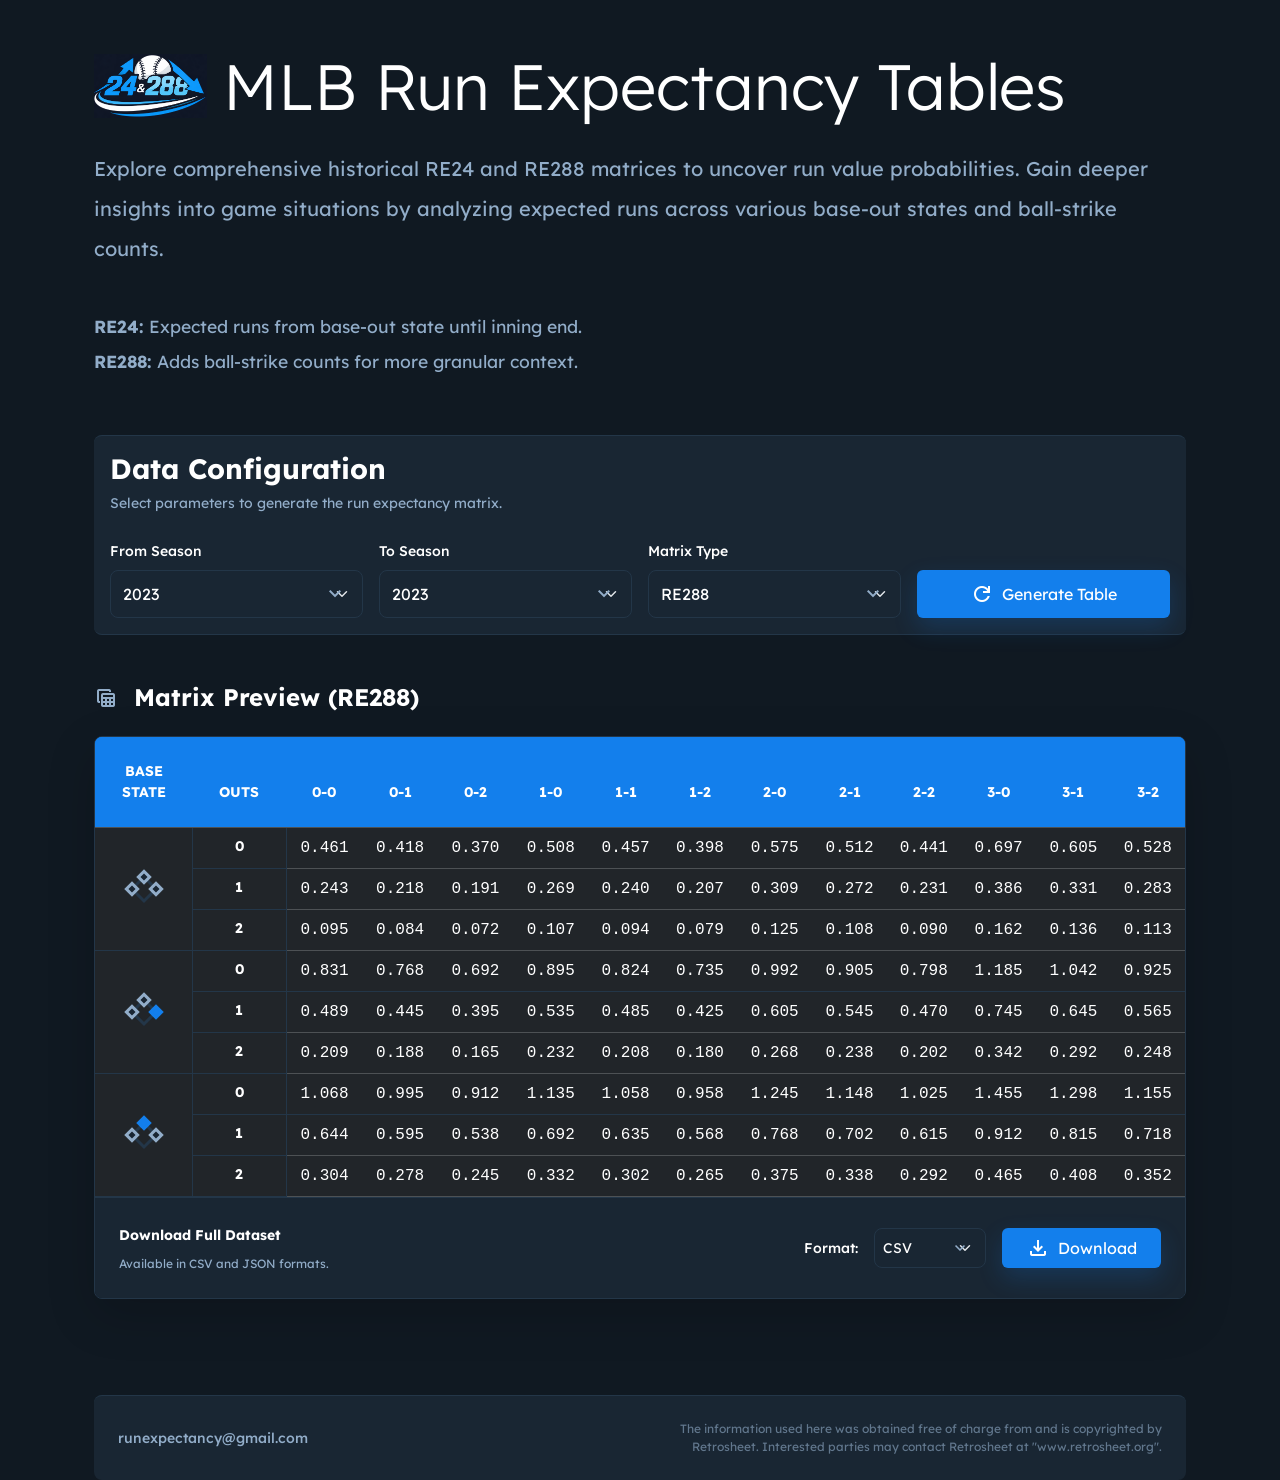
<file: mocks/r288_bootstrap.html>
<!DOCTYPE html>
<html lang="en" data-bs-theme="dark">
<head>
    <meta charset="utf-8"/>
    <meta name="viewport" content="width=device-width, initial-scale=1.0"/>
    <title>MLB Run Expectancy Tables</title>
    <link href="https://fonts.googleapis.com/css2?family=Lexend:wght@100..900&family=Noto+Sans:wght@300..900&display=swap" rel="stylesheet"/>
    <link href="https://fonts.googleapis.com/css2?family=Material+Symbols+Outlined:wght,FILL@100..700,0..1&display=swap" rel="stylesheet"/>
    <link href="https://cdn.jsdelivr.net/npm/bootstrap@5.3.0/dist/css/bootstrap.min.css" rel="stylesheet"/>
    <link href="styles.css" rel="stylesheet"/>
</head>
<body>
    <main class="d-flex flex-column align-items-center w-100">
        <div class="container-xl px-4 py-5">
            <div class="row align-items-center">
                <div class="col-12">
                    <h1 class="text-white display-3 fw-black mb-4 d-flex align-items-center gap-3">
                        <img src="logo.png" alt="Logo" style="height: 1em;">
                        MLB Run Expectancy Tables
                    </h1>
                    <h2 class="text-secondary-custom fs-5 fw-normal lh-lg">
                        Explore comprehensive historical RE24 and RE288 matrices to uncover run value probabilities. Gain deeper insights into game situations by analyzing expected runs across various base-out states and ball-strike counts. <br/><br/>
                        <span class="d-block small">
                            <strong>RE24:</strong> Expected runs from base-out state until inning end.<br/>
                            <strong>RE288:</strong> Adds ball-strike counts for more granular context.
                        </span>
                    </h2>
                </div>
            </div>
        </div>

        <div class="container-xl px-4">
            <div class="bg-surface-dark border-top border-bottom border-dark py-3 rounded-3">
                <div class="px-3">
                    <div class="mb-4">
                        <h2 class="text-white h3 fw-bold mb-2">Data Configuration</h2>
                    <p class="text-secondary-custom small">Select parameters to generate the run expectancy matrix.</p>
                </div>
                <div class="row g-3 align-items-end">
                    <div class="col-12 col-md-6 col-lg-3">
                        <label class="form-label text-white fw-medium small">From Season</label>
                        <div class="select-wrapper">
                            <select class="form-select form-select-custom">
                                <option value="2023">2023</option>
                                <option value="2022">2022</option>
                                <option value="2021">2021</option>
                                <option value="2020">2020</option>
                            </select>
                            <span class="material-symbols-outlined select-icon">expand_more</span>
                        </div>
                    </div>
                    <div class="col-12 col-md-6 col-lg-3">
                        <label class="form-label text-white fw-medium small">To Season</label>
                        <div class="select-wrapper">
                            <select class="form-select form-select-custom">
                                <option value="2023">2023</option>
                                <option value="2022">2022</option>
                                <option value="2021">2021</option>
                                <option value="2020">2020</option>
                            </select>
                            <span class="material-symbols-outlined select-icon">expand_more</span>
                        </div>
                    </div>
                    <div class="col-12 col-md-6 col-lg-3">
                        <label class="form-label text-white fw-medium small">Matrix Type</label>
                        <div class="select-wrapper">
                            <select class="form-select form-select-custom">
                                <option value="RE288" selected>RE288</option>
                                <option value="RE24">RE24</option>
                            </select>
                            <span class="material-symbols-outlined select-icon">expand_more</span>
                        </div>
                    </div>
                    <div class="col-12 col-md-6 col-lg-3">
                        <button class="btn btn-primary-custom w-100 d-flex align-items-center justify-content-center gap-2" style="height: 48px;">
                            <span class="material-symbols-outlined">refresh</span>
                            Generate Table
                        </button>
                    </div>
                </div>
                </div>
            </div>
        </div>

        <div class="container-xl px-4 py-5">
            <div class="d-flex align-items-center justify-content-between mb-4">
                <h3 class="text-white h4 fw-bold d-flex align-items-center gap-3 mb-0">
                    <span class="material-symbols-outlined text-secondary-custom">table_view</span>
                    Matrix Preview (RE288)
                </h3>
            </div>

            <div class="table-responsive rounded-3 border border-dark shadow-lg overflow-hidden table-dark-custom">
                <div class="overflow-auto custom-scrollbar">
                    <table class="table table-dark mb-0" style="min-width: 1000px;">
                        <thead>
                            <tr class="bg-primary">
                                <th class="p-4 text-center text-uppercase small fw-bold sticky-left-0 bg-primary z-20" style="width: 60px;">Base State</th>
                                <th class="p-4 text-center text-uppercase small fw-bold sticky-left-100 bg-primary z-20" style="width: 50px;">Outs</th>
                                <th class="p-4 text-center text-uppercase small fw-bold bg-primary text-nowrap" style="width: 70px;">0-0</th>
                                <th class="p-4 text-center text-uppercase small fw-bold bg-primary text-nowrap" style="width: 70px;">0-1</th>
                                <th class="p-4 text-center text-uppercase small fw-bold bg-primary text-nowrap" style="width: 70px;">0-2</th>
                                <th class="p-4 text-center text-uppercase small fw-bold bg-primary text-nowrap" style="width: 70px;">1-0</th>
                                <th class="p-4 text-center text-uppercase small fw-bold bg-primary text-nowrap" style="width: 70px;">1-1</th>
                                <th class="p-4 text-center text-uppercase small fw-bold bg-primary text-nowrap" style="width: 70px;">1-2</th>
                                <th class="p-4 text-center text-uppercase small fw-bold bg-primary text-nowrap" style="width: 70px;">2-0</th>
                                <th class="p-4 text-center text-uppercase small fw-bold bg-primary text-nowrap" style="width: 70px;">2-1</th>
                                <th class="p-4 text-center text-uppercase small fw-bold bg-primary text-nowrap" style="width: 70px;">2-2</th>
                                <th class="p-4 text-center text-uppercase small fw-bold bg-primary text-nowrap" style="width: 70px;">3-0</th>
                                <th class="p-4 text-center text-uppercase small fw-bold bg-primary text-nowrap" style="width: 70px;">3-1</th>
                                <th class="p-4 text-center text-uppercase small fw-bold bg-primary text-nowrap" style="width: 70px;">3-2</th>
                            </tr>
                        </thead>
                        <tbody class="small">
                            <tr class="hover-bg-primary group">
                                <td class="p-2 fw-medium text-secondary-custom sticky-left-0 bg-background-dark border-end border-dark z-10 text-center align-middle" rowspan="3" title="Empty Bases">
                                    <svg class="mx-auto overflow-visible" width="48" height="48" viewBox="0 0 24 24">
                                        <path d="M12 18L6 12L12 6L18 12Z" fill="none" stroke="#233648" stroke-width="1.5"></path>
                                        <rect class="fill-surface-dark stroke-text-secondary" height="4" stroke-width="1.5" transform="rotate(45 6 12)" width="4" x="4" y="10"></rect>
                                        <rect class="fill-surface-dark stroke-text-secondary" height="4" stroke-width="1.5" transform="rotate(45 12 6)" width="4" x="10" y="4"></rect>
                                        <rect class="fill-surface-dark stroke-text-secondary" height="4" stroke-width="1.5" transform="rotate(45 18 12)" width="4" x="16" y="10"></rect>
                                    </svg>
                                </td>
                                <td class="p-2 text-center fw-bold text-white sticky-left-100 bg-surface-dark border-end border-dark z-10">0</td>
                                <td class="p-2 text-center font-monospace text-secondary-custom fs-6">0.461</td>
                                <td class="p-2 text-center font-monospace text-secondary-custom fs-6">0.418</td>
                                <td class="p-2 text-center font-monospace text-secondary-custom fs-6">0.370</td>
                                <td class="p-2 text-center font-monospace text-secondary-custom fs-6">0.508</td>
                                <td class="p-2 text-center font-monospace text-secondary-custom fs-6">0.457</td>
                                <td class="p-2 text-center font-monospace text-secondary-custom fs-6">0.398</td>
                                <td class="p-2 text-center font-monospace text-secondary-custom fs-6">0.575</td>
                                <td class="p-2 text-center font-monospace text-secondary-custom fs-6">0.512</td>
                                <td class="p-2 text-center font-monospace text-secondary-custom fs-6">0.441</td>
                                <td class="p-2 text-center font-monospace text-secondary-custom fs-6">0.697</td>
                                <td class="p-2 text-center font-monospace text-secondary-custom fs-6">0.605</td>
                                <td class="p-2 text-center font-monospace text-secondary-custom fs-6">0.528</td>
                            </tr>
                            <tr class="hover-bg-primary group">
                                <td class="p-2 text-center fw-bold text-white sticky-left-100 bg-surface-dark border-end border-dark z-10">1</td>
                                <td class="p-2 text-center font-monospace text-secondary-custom fs-6">0.243</td>
                                <td class="p-2 text-center font-monospace text-secondary-custom fs-6">0.218</td>
                                <td class="p-2 text-center font-monospace text-secondary-custom fs-6">0.191</td>
                                <td class="p-2 text-center font-monospace text-secondary-custom fs-6">0.269</td>
                                <td class="p-2 text-center font-monospace text-secondary-custom fs-6">0.240</td>
                                <td class="p-2 text-center font-monospace text-secondary-custom fs-6">0.207</td>
                                <td class="p-2 text-center font-monospace text-secondary-custom fs-6">0.309</td>
                                <td class="p-2 text-center font-monospace text-secondary-custom fs-6">0.272</td>
                                <td class="p-2 text-center font-monospace text-secondary-custom fs-6">0.231</td>
                                <td class="p-2 text-center font-monospace text-secondary-custom fs-6">0.386</td>
                                <td class="p-2 text-center font-monospace text-secondary-custom fs-6">0.331</td>
                                <td class="p-2 text-center font-monospace text-secondary-custom fs-6">0.283</td>
                            </tr>
                            <tr class="hover-bg-primary group">
                                <td class="p-2 text-center fw-bold text-white sticky-left-100 bg-surface-dark border-end border-dark z-10">2</td>
                                <td class="p-2 text-center font-monospace text-secondary-custom fs-6">0.095</td>
                                <td class="p-2 text-center font-monospace text-secondary-custom fs-6">0.084</td>
                                <td class="p-2 text-center font-monospace text-secondary-custom fs-6">0.072</td>
                                <td class="p-2 text-center font-monospace text-secondary-custom fs-6">0.107</td>
                                <td class="p-2 text-center font-monospace text-secondary-custom fs-6">0.094</td>
                                <td class="p-2 text-center font-monospace text-secondary-custom fs-6">0.079</td>
                                <td class="p-2 text-center font-monospace text-secondary-custom fs-6">0.125</td>
                                <td class="p-2 text-center font-monospace text-secondary-custom fs-6">0.108</td>
                                <td class="p-2 text-center font-monospace text-secondary-custom fs-6">0.090</td>
                                <td class="p-2 text-center font-monospace text-secondary-custom fs-6">0.162</td>
                                <td class="p-2 text-center font-monospace text-secondary-custom fs-6">0.136</td>
                                <td class="p-2 text-center font-monospace text-secondary-custom fs-6">0.113</td>
                            </tr>
                            <tr class="hover-bg-primary group border-top border-dark">
                                <td class="p-2 fw-medium text-secondary-custom sticky-left-0 bg-background-dark border-end border-dark z-10 text-center align-middle" rowspan="3" title="1st Base">
                                    <svg class="mx-auto overflow-visible" width="48" height="48" viewBox="0 0 24 24">
                                        <path d="M12 18L6 12L12 6L18 12Z" fill="none" stroke="#233648" stroke-width="1.5"></path>
                                        <rect class="fill-surface-dark stroke-text-secondary" height="4" stroke-width="1.5" transform="rotate(45 6 12)" width="4" x="4" y="10"></rect>
                                        <rect class="fill-surface-dark stroke-text-secondary" height="4" stroke-width="1.5" transform="rotate(45 12 6)" width="4" x="10" y="4"></rect>
                                        <rect class="fill-primary stroke-primary" height="4" stroke-width="1.5" transform="rotate(45 18 12)" width="4" x="16" y="10"></rect>
                                    </svg>
                                </td>
                                <td class="p-2 text-center fw-bold text-white sticky-left-100 bg-surface-dark border-end border-dark z-10">0</td>
                                <td class="p-2 text-center font-monospace text-secondary-custom fs-6">0.831</td>
                                <td class="p-2 text-center font-monospace text-secondary-custom fs-6">0.768</td>
                                <td class="p-2 text-center font-monospace text-secondary-custom fs-6">0.692</td>
                                <td class="p-2 text-center font-monospace text-secondary-custom fs-6">0.895</td>
                                <td class="p-2 text-center font-monospace text-secondary-custom fs-6">0.824</td>
                                <td class="p-2 text-center font-monospace text-secondary-custom fs-6">0.735</td>
                                <td class="p-2 text-center font-monospace text-secondary-custom fs-6">0.992</td>
                                <td class="p-2 text-center font-monospace text-secondary-custom fs-6">0.905</td>
                                <td class="p-2 text-center font-monospace text-secondary-custom fs-6">0.798</td>
                                <td class="p-2 text-center font-monospace text-secondary-custom fs-6">1.185</td>
                                <td class="p-2 text-center font-monospace text-secondary-custom fs-6">1.042</td>
                                <td class="p-2 text-center font-monospace text-secondary-custom fs-6">0.925</td>
                            </tr>
                            <tr class="hover-bg-primary group">
                                <td class="p-2 text-center fw-bold text-white sticky-left-100 bg-surface-dark border-end border-dark z-10">1</td>
                                <td class="p-2 text-center font-monospace text-secondary-custom fs-6">0.489</td>
                                <td class="p-2 text-center font-monospace text-secondary-custom fs-6">0.445</td>
                                <td class="p-2 text-center font-monospace text-secondary-custom fs-6">0.395</td>
                                <td class="p-2 text-center font-monospace text-secondary-custom fs-6">0.535</td>
                                <td class="p-2 text-center font-monospace text-secondary-custom fs-6">0.485</td>
                                <td class="p-2 text-center font-monospace text-secondary-custom fs-6">0.425</td>
                                <td class="p-2 text-center font-monospace text-secondary-custom fs-6">0.605</td>
                                <td class="p-2 text-center font-monospace text-secondary-custom fs-6">0.545</td>
                                <td class="p-2 text-center font-monospace text-secondary-custom fs-6">0.470</td>
                                <td class="p-2 text-center font-monospace text-secondary-custom fs-6">0.745</td>
                                <td class="p-2 text-center font-monospace text-secondary-custom fs-6">0.645</td>
                                <td class="p-2 text-center font-monospace text-secondary-custom fs-6">0.565</td>
                            </tr>
                            <tr class="hover-bg-primary group">
                                <td class="p-2 text-center fw-bold text-white sticky-left-100 bg-surface-dark border-end border-dark z-10">2</td>
                                <td class="p-2 text-center font-monospace text-secondary-custom fs-6">0.209</td>
                                <td class="p-2 text-center font-monospace text-secondary-custom fs-6">0.188</td>
                                <td class="p-2 text-center font-monospace text-secondary-custom fs-6">0.165</td>
                                <td class="p-2 text-center font-monospace text-secondary-custom fs-6">0.232</td>
                                <td class="p-2 text-center font-monospace text-secondary-custom fs-6">0.208</td>
                                <td class="p-2 text-center font-monospace text-secondary-custom fs-6">0.180</td>
                                <td class="p-2 text-center font-monospace text-secondary-custom fs-6">0.268</td>
                                <td class="p-2 text-center font-monospace text-secondary-custom fs-6">0.238</td>
                                <td class="p-2 text-center font-monospace text-secondary-custom fs-6">0.202</td>
                                <td class="p-2 text-center font-monospace text-secondary-custom fs-6">0.342</td>
                                <td class="p-2 text-center font-monospace text-secondary-custom fs-6">0.292</td>
                                <td class="p-2 text-center font-monospace text-secondary-custom fs-6">0.248</td>
                            </tr>
                            <tr class="hover-bg-primary group border-top border-dark">
                                <td class="p-2 fw-medium text-secondary-custom sticky-left-0 bg-background-dark border-end border-dark z-10 text-center align-middle" rowspan="3" title="2nd Base">
                                    <svg class="mx-auto overflow-visible" width="48" height="48" viewBox="0 0 24 24">
                                        <path d="M12 18L6 12L12 6L18 12Z" fill="none" stroke="#233648" stroke-width="1.5"></path>
                                        <rect class="fill-surface-dark stroke-text-secondary" height="4" stroke-width="1.5" transform="rotate(45 6 12)" width="4" x="4" y="10"></rect>
                                        <rect class="fill-primary stroke-primary" height="4" stroke-width="1.5" transform="rotate(45 12 6)" width="4" x="10" y="4"></rect>
                                        <rect class="fill-surface-dark stroke-text-secondary" height="4" stroke-width="1.5" transform="rotate(45 18 12)" width="4" x="16" y="10"></rect>
                                    </svg>
                                </td>
                                <td class="p-2 text-center fw-bold text-white sticky-left-100 bg-surface-dark border-end border-dark z-10">0</td>
                                <td class="p-2 text-center font-monospace text-secondary-custom fs-6">1.068</td>
                                <td class="p-2 text-center font-monospace text-secondary-custom fs-6">0.995</td>
                                <td class="p-2 text-center font-monospace text-secondary-custom fs-6">0.912</td>
                                <td class="p-2 text-center font-monospace text-secondary-custom fs-6">1.135</td>
                                <td class="p-2 text-center font-monospace text-secondary-custom fs-6">1.058</td>
                                <td class="p-2 text-center font-monospace text-secondary-custom fs-6">0.958</td>
                                <td class="p-2 text-center font-monospace text-secondary-custom fs-6">1.245</td>
                                <td class="p-2 text-center font-monospace text-secondary-custom fs-6">1.148</td>
                                <td class="p-2 text-center font-monospace text-secondary-custom fs-6">1.025</td>
                                <td class="p-2 text-center font-monospace text-secondary-custom fs-6">1.455</td>
                                <td class="p-2 text-center font-monospace text-secondary-custom fs-6">1.298</td>
                                <td class="p-2 text-center font-monospace text-secondary-custom fs-6">1.155</td>
                            </tr>
                            <tr class="hover-bg-primary group">
                                <td class="p-2 text-center fw-bold text-white sticky-left-100 bg-surface-dark border-end border-dark z-10">1</td>
                                <td class="p-2 text-center font-monospace text-secondary-custom fs-6">0.644</td>
                                <td class="p-2 text-center font-monospace text-secondary-custom fs-6">0.595</td>
                                <td class="p-2 text-center font-monospace text-secondary-custom fs-6">0.538</td>
                                <td class="p-2 text-center font-monospace text-secondary-custom fs-6">0.692</td>
                                <td class="p-2 text-center font-monospace text-secondary-custom fs-6">0.635</td>
                                <td class="p-2 text-center font-monospace text-secondary-custom fs-6">0.568</td>
                                <td class="p-2 text-center font-monospace text-secondary-custom fs-6">0.768</td>
                                <td class="p-2 text-center font-monospace text-secondary-custom fs-6">0.702</td>
                                <td class="p-2 text-center font-monospace text-secondary-custom fs-6">0.615</td>
                                <td class="p-2 text-center font-monospace text-secondary-custom fs-6">0.912</td>
                                <td class="p-2 text-center font-monospace text-secondary-custom fs-6">0.815</td>
                                <td class="p-2 text-center font-monospace text-secondary-custom fs-6">0.718</td>
                            </tr>
                            <tr class="hover-bg-primary group">
                                <td class="p-2 text-center fw-bold text-white sticky-left-100 bg-surface-dark border-end border-dark z-10">2</td>
                                <td class="p-2 text-center font-monospace text-secondary-custom fs-6">0.304</td>
                                <td class="p-2 text-center font-monospace text-secondary-custom fs-6">0.278</td>
                                <td class="p-2 text-center font-monospace text-secondary-custom fs-6">0.245</td>
                                <td class="p-2 text-center font-monospace text-secondary-custom fs-6">0.332</td>
                                <td class="p-2 text-center font-monospace text-secondary-custom fs-6">0.302</td>
                                <td class="p-2 text-center font-monospace text-secondary-custom fs-6">0.265</td>
                                <td class="p-2 text-center font-monospace text-secondary-custom fs-6">0.375</td>
                                <td class="p-2 text-center font-monospace text-secondary-custom fs-6">0.338</td>
                                <td class="p-2 text-center font-monospace text-secondary-custom fs-6">0.292</td>
                                <td class="p-2 text-center font-monospace text-secondary-custom fs-6">0.465</td>
                                <td class="p-2 text-center font-monospace text-secondary-custom fs-6">0.408</td>
                                <td class="p-2 text-center font-monospace text-secondary-custom fs-6">0.352</td>
                            </tr>
                        </tbody>
                    </table>
                </div>

                <div class="p-4 border-top border-dark bg-surface-dark">
                    <div class="row align-items-center g-3">
                        <div class="col-12 col-md-6">
                            <div class="mb-1">
                                <span class="text-white fw-bold small">Download Full Dataset</span>
                            </div>
                            <span class="text-secondary-custom" style="font-size: 0.75rem;">Available in CSV and JSON formats.</span>
                        </div>
                        <div class="col-12 col-md-6">
                            <div class="d-flex gap-3 align-items-center justify-content-md-end">
                                <label class="text-white small fw-medium" for="format-select">Format:</label>
                                <div class="select-wrapper" style="width: 112px;">
                                    <select class="form-select form-select-sm form-select-custom" id="format-select" style="height: 40px;">
                                        <option value="csv">CSV</option>
                                        <option value="json">JSON</option>
                                        <option value="xml">XML</option>
                                    </select>
                                    <span class="material-symbols-outlined select-icon" style="font-size: 20px;">expand_more</span>
                                </div>
                                <button class="btn btn-primary-custom d-flex align-items-center gap-2 px-4" style="height: 40px;">
                                    <span class="material-symbols-outlined">download</span>
                                    Download
                                </button>
                            </div>
                        </div>
                    </div>
                </div>
            </div>
        </div>
    </main>

    <div class="container-xl px-4">
        <footer class="footer-custom py-4 mt-5 rounded-3">
            <div class="px-4">
                <div class="row align-items-center g-3">
                    <div class="col-12">
                    <div class="d-flex flex-wrap justify-content-center justify-content-md-between align-items-center gap-3">
                        <a class="small fw-medium text-secondary-custom text-decoration-none" href="mailto:runexpectancy@gmail.com">runexpectancy@gmail.com</a>
                        <p class="small text-secondary-custom mb-0 text-end" style="max-width: 500px; opacity: 0.6; font-size: 0.75rem;">
                            The information used here was obtained free of charge from and is copyrighted by Retrosheet. Interested parties may contact Retrosheet at "www.retrosheet.org".
                        </p>
                    </div>
                </div>
            </div>
        </footer>
    </div>

    <script src="https://cdn.jsdelivr.net/npm/bootstrap@5.3.0/dist/js/bootstrap.bundle.min.js"></script>
</body>
</html>
</file>
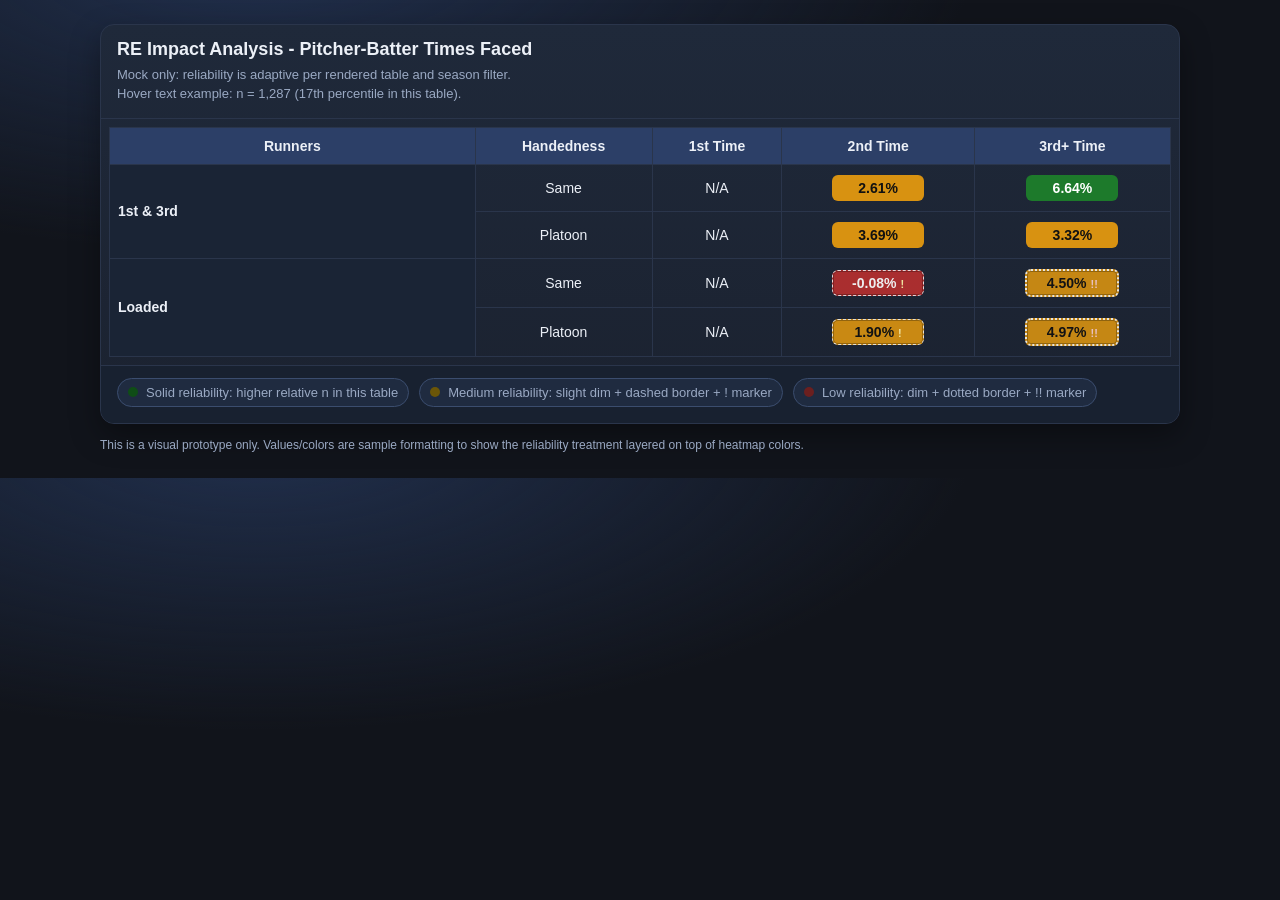
<file: mocks/re_impact_reliability_mock.html>
<!doctype html>
<html lang="en">
<head>
  <meta charset="UTF-8" />
  <meta name="viewport" content="width=device-width, initial-scale=1.0" />
  <title>RE Impact Reliability Mock</title>
  <style>
    :root {
      --bg: #11141b;
      --card: #1b2230;
      --text: #ecf0f7;
      --muted: #9aa9c3;
      --header: #2c3f67;
      --line: #2a354b;
      --high: #0f4d16;
      --med: #6b5608;
      --low: #6b1f1f;
    }

    body {
      margin: 0;
      font-family: "Lexend", "Segoe UI", sans-serif;
      background: radial-gradient(1200px 500px at 20% -10%, #21304e 0%, transparent 60%), var(--bg);
      color: var(--text);
      padding: 24px;
    }

    .wrap {
      max-width: 1080px;
      margin: 0 auto;
    }

    .card {
      background: linear-gradient(180deg, #1f293a 0%, var(--card) 100%);
      border: 1px solid var(--line);
      border-radius: 14px;
      box-shadow: 0 12px 30px rgba(0, 0, 0, 0.35);
      overflow: hidden;
    }

    .head {
      padding: 14px 16px;
      border-bottom: 1px solid var(--line);
    }

    .title {
      font-weight: 700;
      font-size: 18px;
      margin-bottom: 6px;
    }

    .sub {
      color: var(--muted);
      font-size: 13px;
      line-height: 1.45;
    }

    .table-wrap {
      overflow-x: auto;
      padding: 8px;
    }

    table {
      border-collapse: collapse;
      width: 100%;
      min-width: 920px;
    }

    th, td {
      border: 1px solid var(--line);
      padding: 10px 8px;
      text-align: center;
      vertical-align: middle;
      font-size: 14px;
    }

    th {
      background: var(--header);
      font-weight: 700;
    }

    td.left {
      text-align: left;
      font-weight: 600;
      background: #1a2435;
      min-width: 190px;
    }

    .badge {
      display: inline-block;
      min-width: 74px;
      padding: 4px 8px;
      border-radius: 6px;
      font-weight: 700;
      border: 1px solid transparent;
    }

    .val-good {
      background: #1d7a2b;
      color: #fff;
    }

    .val-mid {
      background: #d89211;
      color: #111;
    }

    .val-low {
      background: #b62f2f;
      color: #fff;
    }

    .reliability-medium {
      border: 1px dashed rgba(255, 255, 255, 0.88);
      box-shadow: inset 0 0 0 1px rgba(0, 0, 0, 0.28);
      opacity: 0.92;
    }

    .reliability-low {
      border: 2px dotted rgba(255, 255, 255, 0.95);
      box-shadow: inset 0 0 0 1px rgba(0, 0, 0, 0.28);
      opacity: 0.90;
    }

    .rel-flag {
      font-size: 11px;
      margin-left: 4px;
      font-weight: 800;
      letter-spacing: 0.2px;
    }

    .rel-medium {
      color: #fff2a8;
    }

    .rel-low {
      color: #ffd1d1;
    }

    .legend {
      display: flex;
      flex-wrap: wrap;
      gap: 10px;
      padding: 12px 16px 16px;
      border-top: 1px solid var(--line);
      background: #182130;
      font-size: 13px;
      color: var(--muted);
    }

    .chip {
      display: inline-flex;
      align-items: center;
      gap: 8px;
      padding: 6px 10px;
      border-radius: 999px;
      border: 1px solid #3b4d6e;
      background: #1f2b40;
    }

    .dot {
      width: 10px;
      height: 10px;
      border-radius: 50%;
      display: inline-block;
    }

    .dot-high { background: var(--high); }
    .dot-med { background: var(--med); }
    .dot-low { background: var(--low); }

    .note {
      margin-top: 12px;
      color: var(--muted);
      font-size: 12px;
      line-height: 1.5;
    }
  </style>
</head>
<body>
  <div class="wrap">
    <div class="card">
      <div class="head">
        <div class="title">RE Impact Analysis - Pitcher-Batter Times Faced</div>
        <div class="sub">
          Mock only: reliability is adaptive per rendered table and season filter.<br />
          Hover text example: n = 1,287 (17th percentile in this table).
        </div>
      </div>

      <div class="table-wrap">
        <table>
          <thead>
            <tr>
              <th>Runners</th>
              <th>Handedness</th>
              <th>1st Time</th>
              <th>2nd Time</th>
              <th>3rd+ Time</th>
            </tr>
          </thead>
          <tbody>
            <tr>
              <td class="left" rowspan="2">1st &amp; 3rd</td>
              <td>Same</td>
              <td>N/A</td>
              <td title="n = 14,406 | 68th percentile"><span class="badge val-mid">2.61%</span></td>
              <td title="n = 9,794 | 54th percentile"><span class="badge val-good">6.64%</span></td>
            </tr>
            <tr>
              <td>Platoon</td>
              <td>N/A</td>
              <td title="n = 17,810 | 75th percentile"><span class="badge val-mid">3.69%</span></td>
              <td title="n = 12,568 | 62nd percentile"><span class="badge val-mid">3.32%</span></td>
            </tr>

            <tr>
              <td class="left" rowspan="2">Loaded</td>
              <td>Same</td>
              <td>N/A</td>
              <td title="n = 10,522 | 26th percentile"><span class="badge val-low reliability-medium">-0.08%<span class="rel-flag rel-medium">!</span></span></td>
              <td title="n = 6,443 | 12th percentile"><span class="badge val-mid reliability-low">4.50%<span class="rel-flag rel-low">!!</span></span></td>
            </tr>
            <tr>
              <td>Platoon</td>
              <td>N/A</td>
              <td title="n = 12,749 | 38th percentile"><span class="badge val-mid reliability-medium">1.90%<span class="rel-flag rel-medium">!</span></span></td>
              <td title="n = 7,887 | 16th percentile"><span class="badge val-mid reliability-low">4.97%<span class="rel-flag rel-low">!!</span></span></td>
            </tr>
          </tbody>
        </table>
      </div>

      <div class="legend">
        <span class="chip"><span class="dot dot-high"></span> Solid reliability: higher relative n in this table</span>
        <span class="chip"><span class="dot dot-med"></span> Medium reliability: slight dim + dashed border + ! marker</span>
        <span class="chip"><span class="dot dot-low"></span> Low reliability: dim + dotted border + !! marker</span>
      </div>
    </div>

    <div class="note">
      This is a visual prototype only. Values/colors are sample formatting to show the reliability treatment layered on top of heatmap colors.
    </div>
  </div>
</body>
</html>
</file>
<file: mocks/styles.css>
/* Run Expectancy Tables - Custom Styles */

:root {
    --primary: #137fec;
    --background-light: #f6f7f8;
    --background-dark: #101922;
    --surface-dark: #192633;
    --border-dark: #233648;
    --text-secondary: #92adc9;
}

body {
    font-family: 'Lexend', 'Noto Sans', sans-serif;
    background-color: var(--background-dark);
    color: #fff;
    min-height: 100vh;
    display: flex;
    flex-direction: column;
    overflow-x: hidden;
}

.custom-scrollbar::-webkit-scrollbar {
    height: 8px;
    width: 8px;
}

.custom-scrollbar::-webkit-scrollbar-track {
    background: #192633;
}

.custom-scrollbar::-webkit-scrollbar-thumb {
    background: #324d67;
    border-radius: 4px;
}

/* Custom utilities */
.bg-surface-dark { background-color: var(--surface-dark); }
.bg-background-dark { background-color: var(--background-dark); }
.bg-primary { background-color: var(--primary) !important; }
.text-primary { color: var(--primary); }
.text-secondary-custom { color: var(--text-secondary); }
.border-dark { border-color: var(--border-dark) !important; }

.sticky-left-0 {
    position: sticky;
    left: 0;
    z-index: 10;
}

.sticky-left-100 {
    position: sticky;
    left: 60px;
    z-index: 10;
}

.z-20 { z-index: 20; }

.hover-bg-primary:hover { background-color: rgba(19, 127, 236, 0.05); }

.fill-surface-dark { fill: var(--surface-dark); }
.stroke-text-secondary { stroke: var(--text-secondary); }
.fill-primary { fill: var(--primary); }
.stroke-primary { stroke: var(--primary); }

.group:hover .group-hover-bg {
    background-color: var(--background-dark);
}

main {
    flex-grow: 1;
}

.btn-primary-custom {
    background-color: var(--primary);
    border: none;
    color: white;
    transition: all 0.3s;
    box-shadow: 0 10px 25px rgba(19, 127, 236, 0.2);
}

.btn-primary-custom:hover {
    background-color: rgba(19, 127, 236, 0.9);
    color: white;
}

.form-select-custom {
    appearance: none;
    background-color: var(--surface-dark);
    border: 1px solid var(--border-dark);
    color: white;
    height: 48px;
    border-radius: 0.5rem;
    cursor: pointer;
}

.form-select-custom:focus {
    border-color: var(--primary);
    box-shadow: 0 0 0 0.2rem rgba(19, 127, 236, 0.25);
    outline: none;
}

.select-wrapper {
    position: relative;
}

.select-icon {
    position: absolute;
    right: 1rem;
    top: 50%;
    transform: translateY(-50%);
    pointer-events: none;
    color: var(--text-secondary);
}

.table-dark-custom {
    background-color: rgba(25, 38, 51, 0.3);
}

.table-dark-custom thead {
    background-color: var(--primary);
}

.table-dark-custom tbody tr:hover {
    background-color: rgba(19, 127, 236, 0.05);
}

.footer-custom {
    background-color: var(--surface-dark);
    border-top: 1px solid var(--border-dark);
}
</file>
